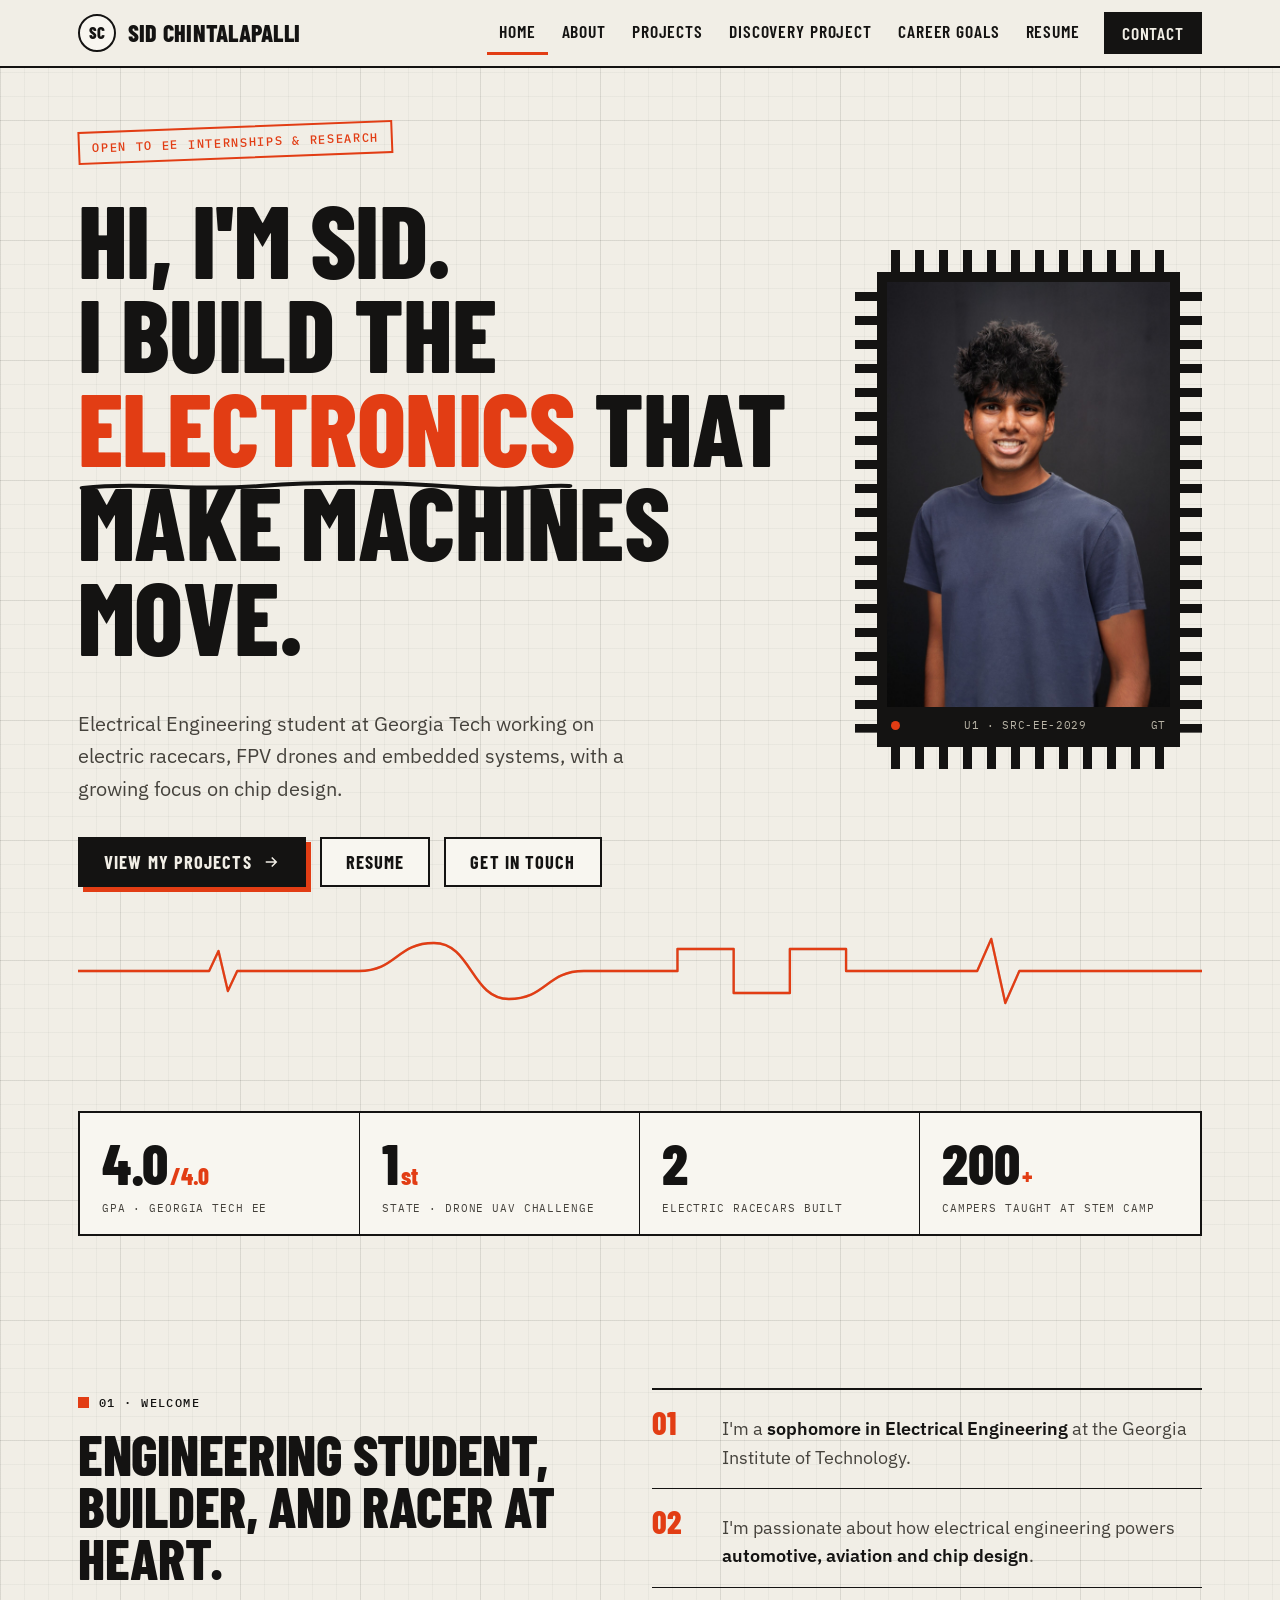
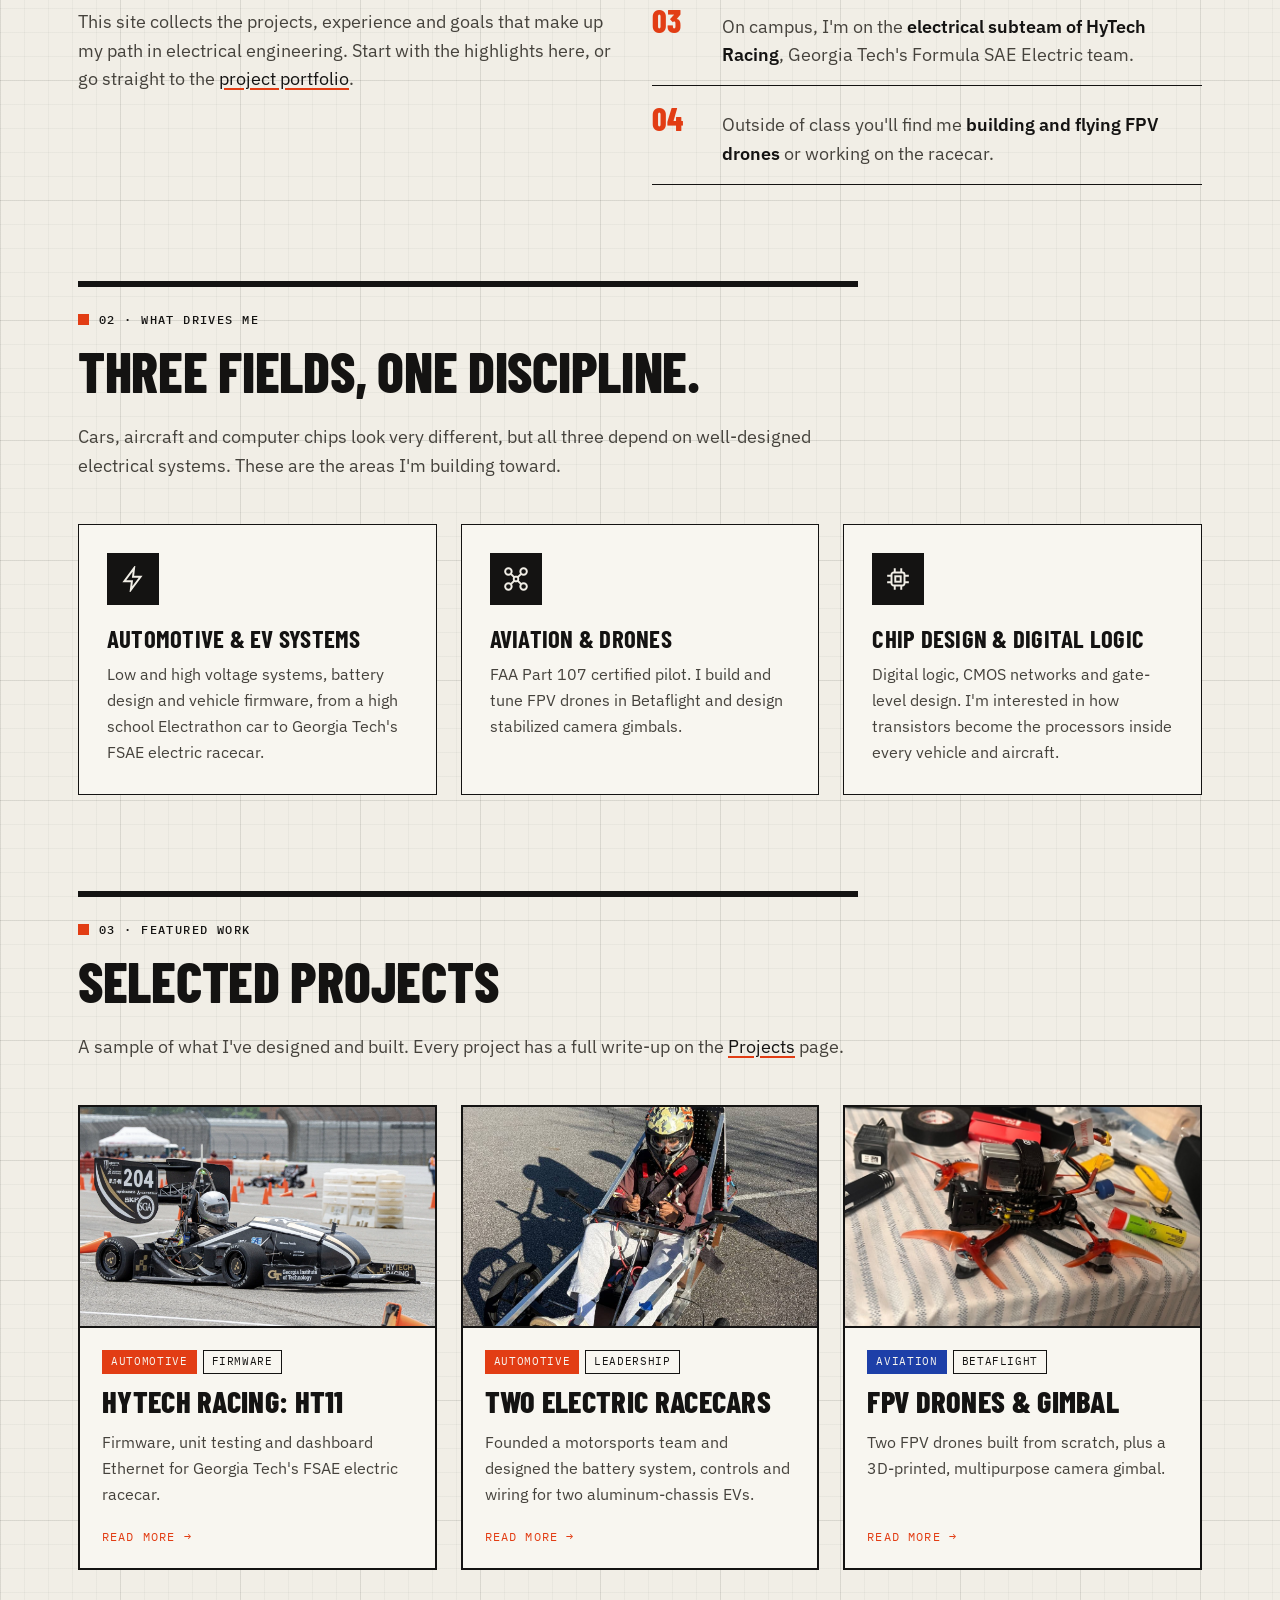
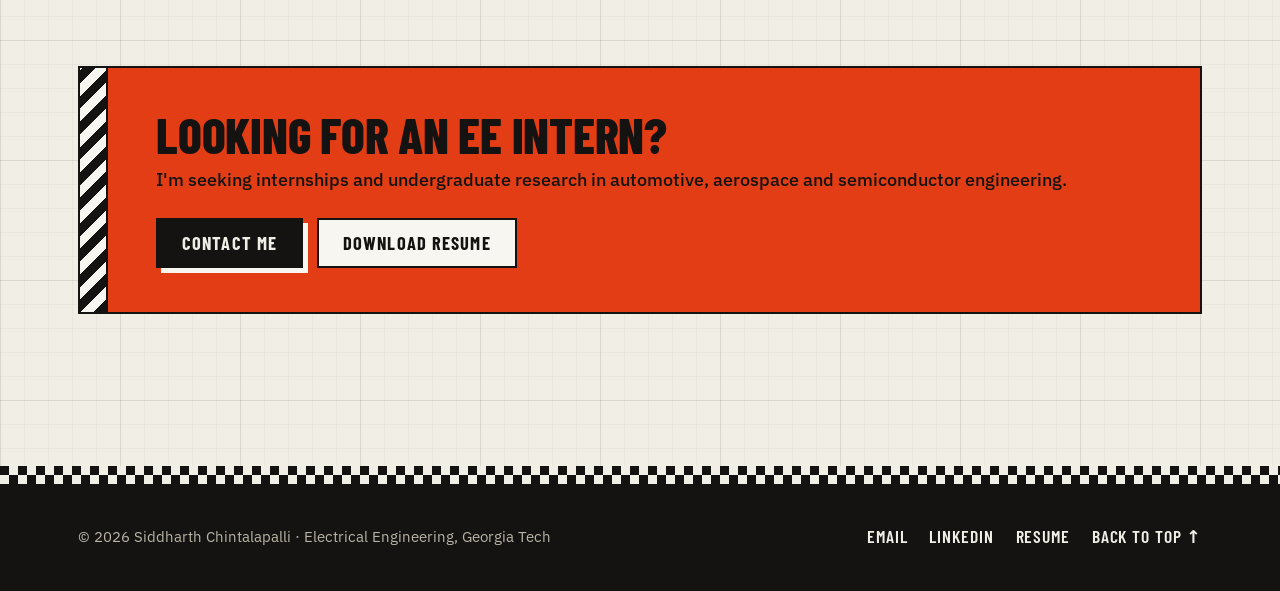
<file: index.html>
<!doctype html>
<html lang="en" class="no-js">
<head>
  <meta charset="utf-8">
  <meta name="viewport" content="width=device-width, initial-scale=1">
  <title>Sid Chintalapalli | Electrical Engineering</title>
  <meta name="description" content="Portfolio of Siddharth (Sid) Chintalapalli, Electrical Engineering student at Georgia Tech: electric racecars, FPV drones, embedded systems and chip design.">
  <link rel="icon" href="data:image/svg+xml,%3Csvg xmlns='http://www.w3.org/2000/svg' viewBox='0 0 32 32'%3E%3Crect width='32' height='32' rx='7' fill='%23e23d14'/%3E%3Ctext x='16' y='21' font-family='monospace' font-size='13' font-weight='700' text-anchor='middle' fill='%23f8f6f0'%3ESC%3C/text%3E%3C/svg%3E">
  <link rel="preconnect" href="https://fonts.googleapis.com">
  <link rel="preconnect" href="https://fonts.gstatic.com" crossorigin>
  <link href="https://fonts.googleapis.com/css2?family=Barlow+Condensed:wght@600;700;800&family=IBM+Plex+Mono:wght@400;500&family=IBM+Plex+Sans:wght@400;500;600&display=swap" rel="stylesheet">
  <link rel="stylesheet" href="assets/css/style.css?v=5">
  <script src="assets/js/site.js?v=5" defer></script>
</head>
<body id="top">
  <a class="skip-link" href="#main">Skip to content</a>
  <header id="site-header"></header>

  <main id="main">
    <!-- ===== HERO ===== -->
    <section class="hero">
      <div class="container">
        <div class="hero-grid">
          <div>
            <div class="status-pill"><span class="status-dot"></span>Open to EE internships &amp; research</div>
            <h1>Hi, I'm Sid.<br>I build the <span class="accent">electronics</span> that make machines move.</h1>
            <p class="hero-sub">Electrical Engineering student at Georgia Tech working on electric racecars, FPV drones and embedded systems, with a growing focus on chip design.</p>
            <div class="btn-row">
              <a class="btn btn-primary" href="projects.html">View my projects
                <svg viewBox="0 0 24 24" fill="none" stroke="currentColor" stroke-width="2" aria-hidden="true"><path d="M5 12h14M13 6l6 6-6 6"/></svg></a>
              <a class="btn btn-ghost" href="resume.html">Resume</a>
              <a class="btn btn-ghost" href="contact.html">Get in touch</a>
            </div>
          </div>
          <div class="chip-frame" aria-hidden="false">
            <div class="chip-body">
              <figure class="media" style="margin:0;aspect-ratio:2/3">
                <img src="assets/img/portrait.jpg" alt="Portrait of Sid Chintalapalli">
              </figure>
              <div class="chip-label"><span class="pin1"></span><span>U1 · SRC-EE-2029</span><span>GT</span></div>
            </div>
          </div>
        </div>

        <svg class="trace" viewBox="0 0 1200 80" preserveAspectRatio="none" aria-hidden="true">
          <path class="ghost" d="M0 40 H120 L140 40 L150 20 L160 60 L170 40 H300 C340 40 340 12 380 12 S420 68 460 68 S500 40 540 40 H640 V18 H700 V62 H760 V18 H820 V40 H960 L975 8 L990 72 L1005 40 H1200"/>
          <path d="M0 40 H120 L140 40 L150 20 L160 60 L170 40 H300 C340 40 340 12 380 12 S420 68 460 68 S500 40 540 40 H640 V18 H700 V62 H760 V18 H820 V40 H960 L975 8 L990 72 L1005 40 H1200"/>
        </svg>
      </div>
    </section>

    <!-- ===== TELEMETRY ===== -->
    <section class="section-tight" aria-label="Highlights">
      <div class="container">
        <div class="telemetry reveal">
          <div><div class="val">4.0<small>/4.0</small></div><div class="lbl">GPA · Georgia Tech EE</div></div>
          <div><div class="val">1<small>st</small></div><div class="lbl">State · Drone UAV Challenge</div></div>
          <div><div class="val">2</div><div class="lbl">Electric racecars built</div></div>
          <div><div class="val">200<small>+</small></div><div class="lbl">Campers taught at STEM camp</div></div>
        </div>
      </div>
    </section>

    <!-- ===== WELCOME ===== -->
    <section class="section" aria-labelledby="welcome-h">
      <div class="container grid-2" style="align-items:start">
        <div class="reveal">
          <div class="eyebrow">01 · Welcome</div>
          <h2 id="welcome-h">Engineering student, builder, and racer at heart.</h2>
          <p class="muted">This site collects the projects, experience and goals that make up my path in electrical engineering. Start with the highlights here, or go straight to the <a href="projects.html">project portfolio</a>.</p>
        </div>
        <ul class="welcome-list reveal">
          <li><span class="idx">01</span><span>I'm a <strong>sophomore in Electrical Engineering</strong> at the Georgia Institute of Technology.</span></li>
          <li><span class="idx">02</span><span>I'm passionate about how electrical engineering powers <strong>automotive, aviation and chip design</strong>.</span></li>
          <li><span class="idx">03</span><span>On campus, I'm on the <strong>electrical subteam of HyTech Racing</strong>, Georgia Tech's Formula SAE Electric team.</span></li>
          <li><span class="idx">04</span><span>Outside of class you'll find me <strong>building and flying FPV drones</strong> or working on the racecar.</span></li>
        </ul>
      </div>
    </section>

    <!-- ===== FOCUS AREAS ===== -->
    <section class="section" style="padding-top:0" aria-labelledby="focus-h">
      <div class="container">
        <div class="section-head reveal">
          <div class="eyebrow">02 · What drives me</div>
          <h2 id="focus-h">Three fields, one discipline.</h2>
          <p>Cars, aircraft and computer chips look very different, but all three depend on well-designed electrical systems. These are the areas I'm building toward.</p>
        </div>
        <div class="grid-3">
          <article class="card focus-card reveal">
            <div class="focus-icon"><svg viewBox="0 0 24 24" fill="none" stroke="currentColor" stroke-width="1.8" aria-hidden="true"><path d="M13 2 4 14h7l-1 8 9-12h-7l1-8z"/></svg></div>
            <h3>Automotive &amp; EV systems</h3>
            <p>Low and high voltage systems, battery design and vehicle firmware, from a high school Electrathon car to Georgia Tech's FSAE electric racecar.</p>
          </article>
          <article class="card focus-card reveal">
            <div class="focus-icon"><svg viewBox="0 0 24 24" fill="none" stroke="currentColor" stroke-width="1.8" aria-hidden="true"><circle cx="5" cy="5" r="3"/><circle cx="19" cy="5" r="3"/><circle cx="5" cy="19" r="3"/><circle cx="19" cy="19" r="3"/><path d="M7.5 7.5l3 3m3 3 3 3m0-9-3 3m-3 3-3 3"/><rect x="10" y="10" width="4" height="4" rx="1"/></svg></div>
            <h3>Aviation &amp; drones</h3>
            <p>FAA Part 107 certified pilot. I build and tune FPV drones in Betaflight and design stabilized camera gimbals.</p>
          </article>
          <article class="card focus-card reveal">
            <div class="focus-icon"><svg viewBox="0 0 24 24" fill="none" stroke="currentColor" stroke-width="1.8" aria-hidden="true"><rect x="6" y="6" width="12" height="12" rx="2"/><rect x="9.5" y="9.5" width="5" height="5"/><path d="M9 2v4m6-4v4M9 18v4m6-4v4M2 9h4m-4 6h4m12-6h4m-4 6h4"/></svg></div>
            <h3>Chip design &amp; digital logic</h3>
            <p>Digital logic, CMOS networks and gate-level design. I'm interested in how transistors become the processors inside every vehicle and aircraft.</p>
          </article>
        </div>
      </div>
    </section>

    <!-- ===== FEATURED PROJECTS ===== -->
    <section class="section" style="padding-top:0" aria-labelledby="feat-h">
      <div class="container">
        <div class="section-head reveal">
          <div class="eyebrow">03 · Featured work</div>
          <h2 id="feat-h">Selected projects</h2>
          <p>A sample of what I've designed and built. Every project has a full write-up on the <a href="projects.html">Projects</a> page.</p>
        </div>
        <div class="grid-3">
          <a class="proj-card reveal" href="projects.html#hytech">
            <figure class="media" style="margin:0"><img src="assets/img/hytech.webp" alt="HyTech Racing electric racecar on track at competition"></figure>
            <div class="body">
              <div class="chips"><span class="chip gold">Automotive</span><span class="chip">Firmware</span></div>
              <h3>HyTech Racing: HT11</h3>
              <p>Firmware, unit testing and dashboard Ethernet for Georgia Tech's FSAE electric racecar.</p>
              <span class="more">Read more →</span>
            </div>
          </a>
          <a class="proj-card reveal" href="projects.html#motorsports">
            <figure class="media" style="margin:0"><img src="assets/img/ia-racecar.jpg" alt="Driver test of an Innovation Academy Motorsports electric racecar" style="object-position:50% 42%"></figure>
            <div class="body">
              <div class="chips"><span class="chip gold">Automotive</span><span class="chip">Leadership</span></div>
              <h3>Two electric racecars</h3>
              <p>Founded a motorsports team and designed the battery system, controls and wiring for two aluminum-chassis EVs.</p>
              <span class="more">Read more →</span>
            </div>
          </a>
          <a class="proj-card reveal" href="projects.html#drones">
            <figure class="media" style="margin:0"><img src="assets/img/fpv-drone.jpg" alt="Custom-built FPV drone on the workbench" style="object-position:50% 47%"></figure>
            <div class="body">
              <div class="chips"><span class="chip cyan">Aviation</span><span class="chip">Betaflight</span></div>
              <h3>FPV drones &amp; gimbal</h3>
              <p>Two FPV drones built from scratch, plus a 3D-printed, multipurpose camera gimbal.</p>
              <span class="more">Read more →</span>
            </div>
          </a>
        </div>
      </div>
    </section>

    <!-- ===== CTA ===== -->
    <section class="section" style="padding-top:0">
      <div class="container">
        <div class="cta-band reveal">
          <div>
            <h2>Looking for an EE intern?</h2>
            <p>I'm seeking internships and undergraduate research in automotive, aerospace and semiconductor engineering.</p>
          </div>
          <div class="btn-row">
            <a class="btn btn-primary" href="contact.html">Contact me</a>
            <a class="btn btn-ghost" href="assets/Siddharth-Chintalapalli-Resume.pdf" download>Download resume</a>
          </div>
        </div>
      </div>
    </section>
  </main>

  <footer id="site-footer"></footer>
</body>
</html>
</file>
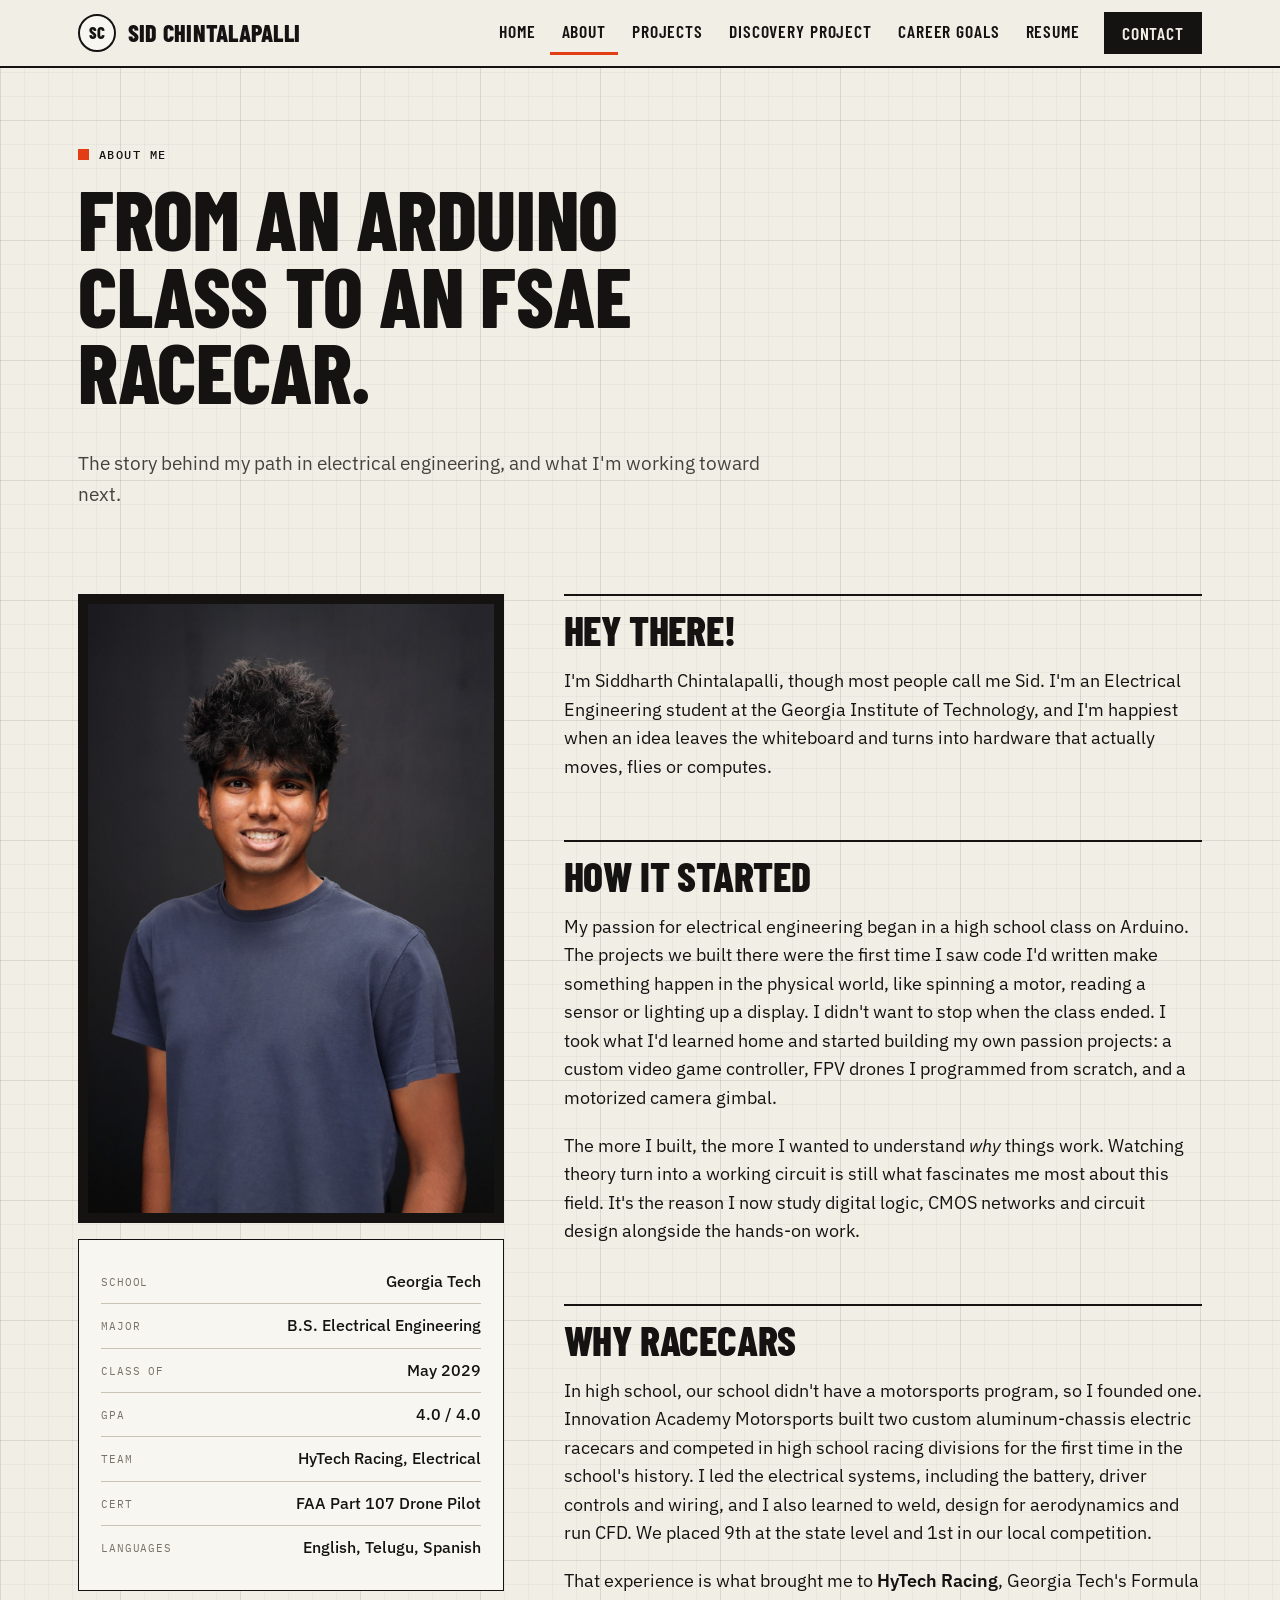
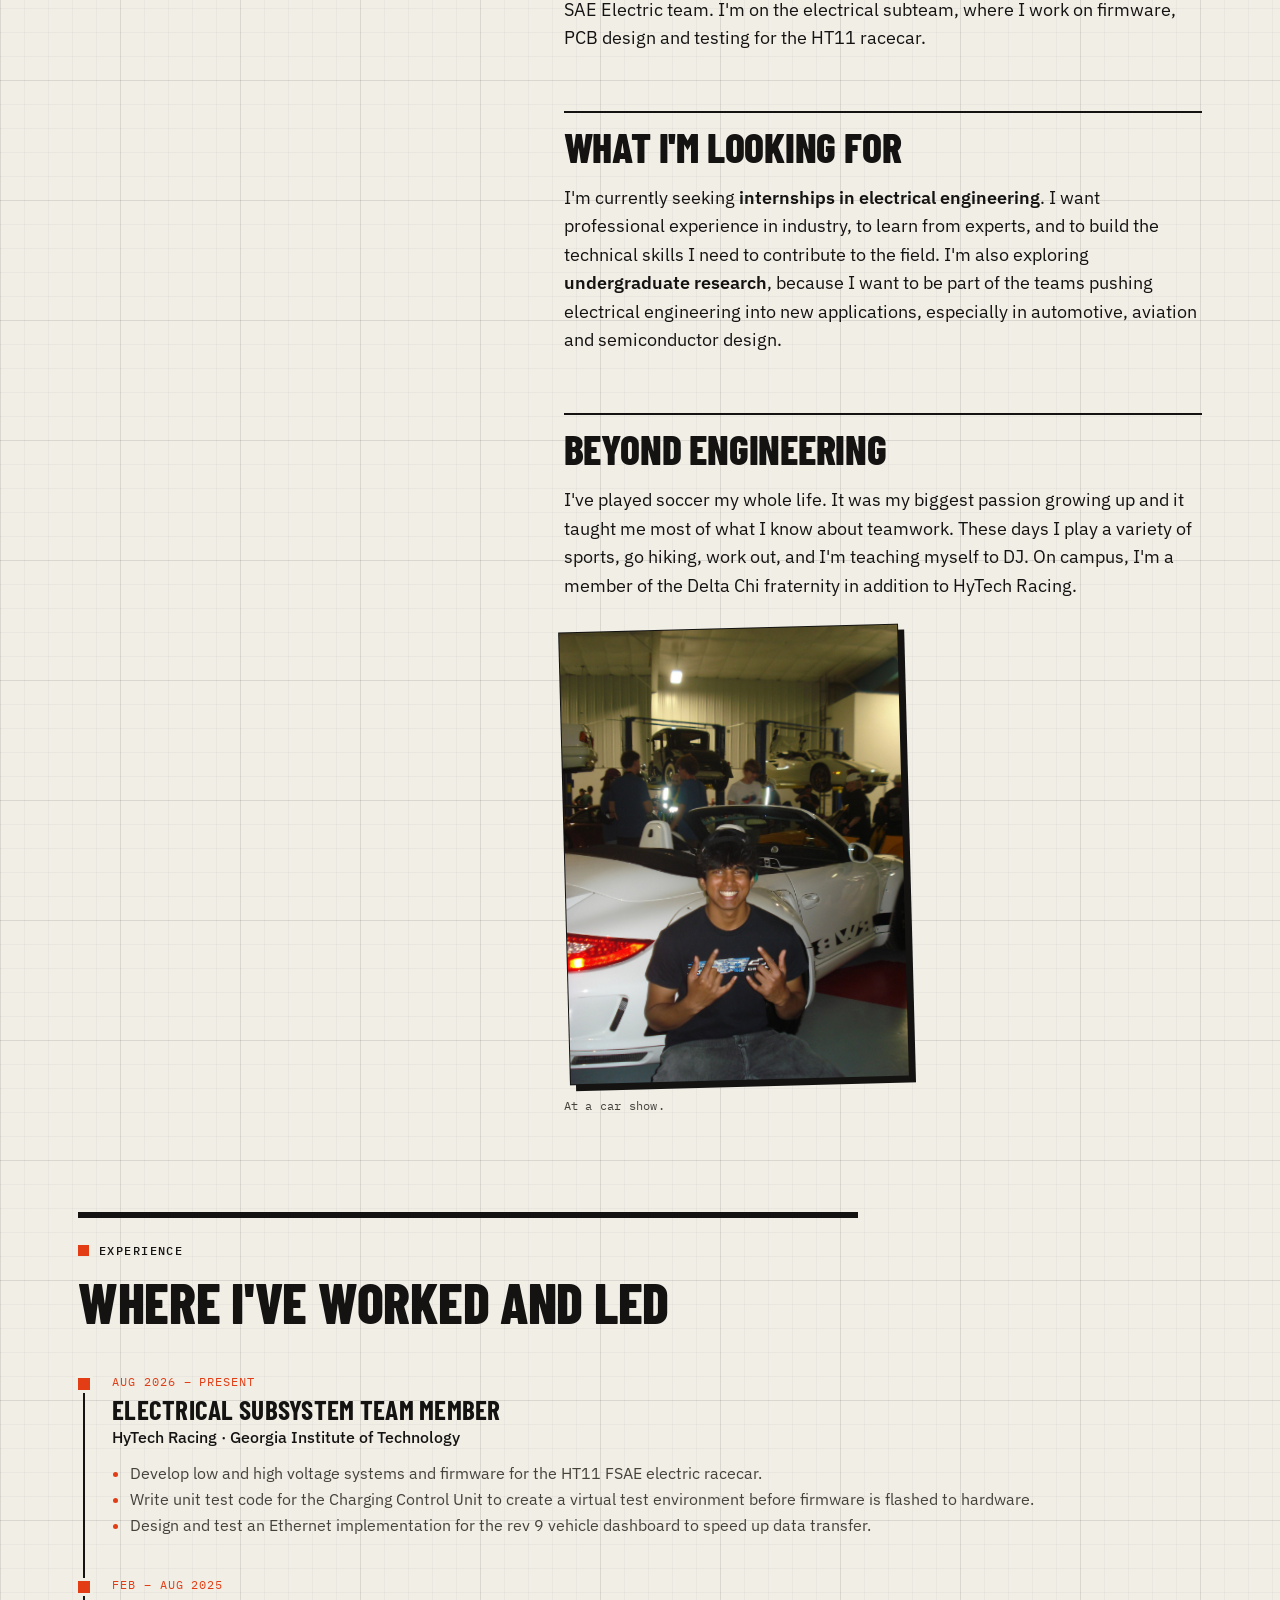
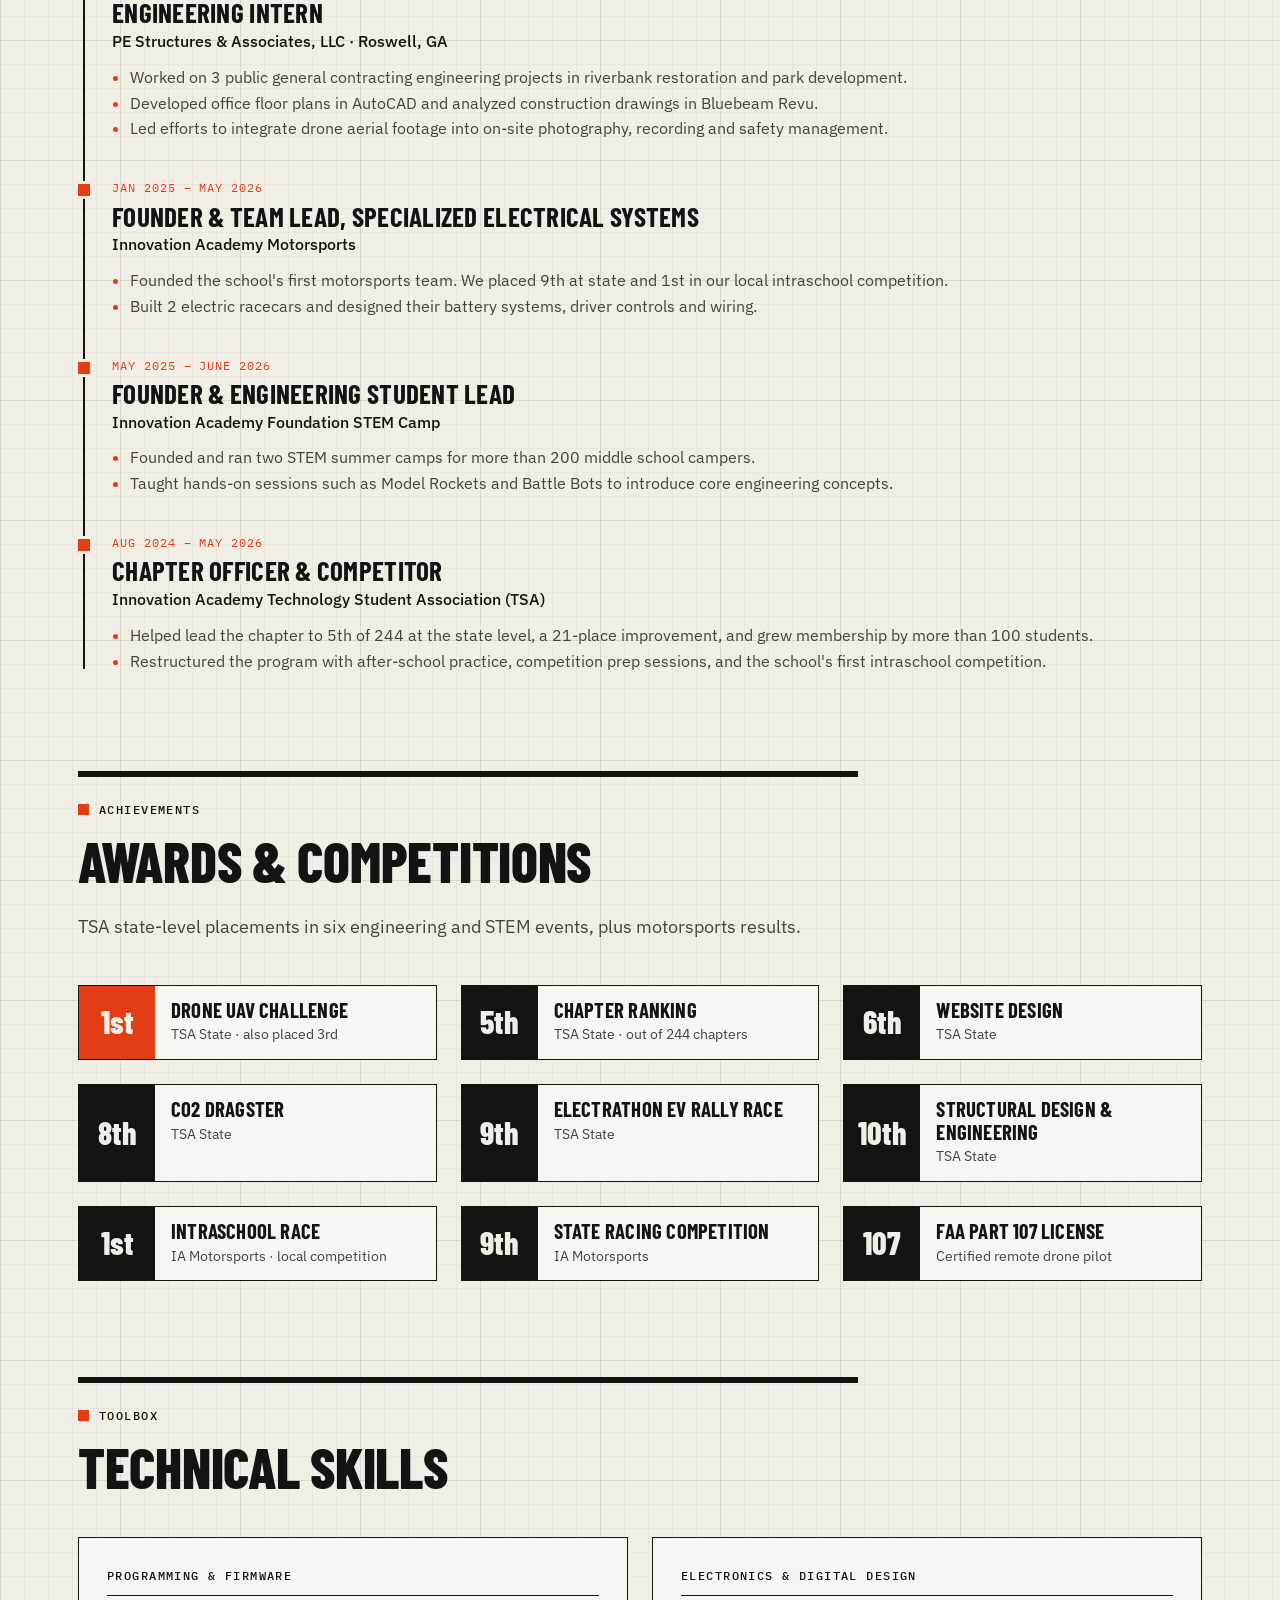
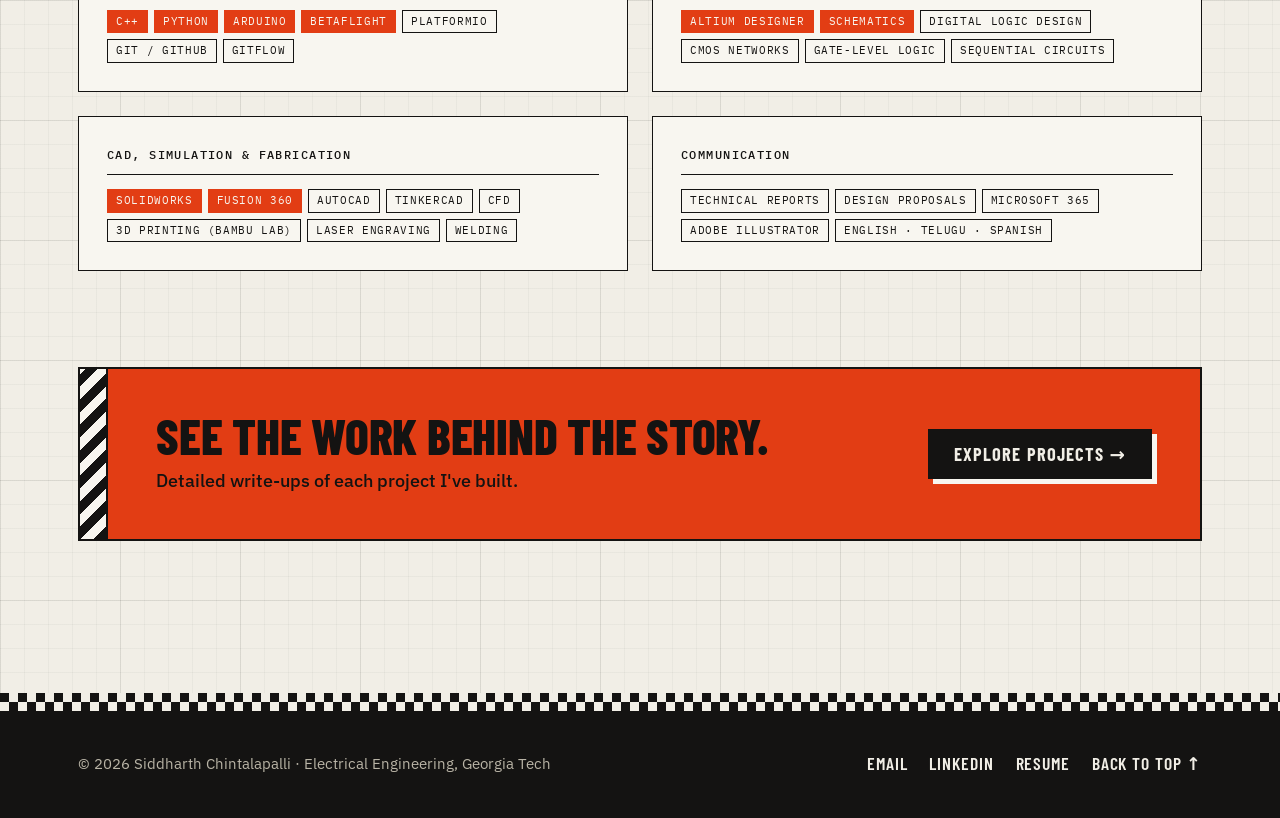
<file: about.html>
<!doctype html>
<html lang="en" class="no-js">
<head>
  <meta charset="utf-8">
  <meta name="viewport" content="width=device-width, initial-scale=1">
  <title>About | Sid Chintalapalli</title>
  <meta name="description" content="About Sid Chintalapalli: story, experience, leadership, awards and skills.">
  <link rel="icon" href="data:image/svg+xml,%3Csvg xmlns='http://www.w3.org/2000/svg' viewBox='0 0 32 32'%3E%3Crect width='32' height='32' rx='7' fill='%23e23d14'/%3E%3Ctext x='16' y='21' font-family='monospace' font-size='13' font-weight='700' text-anchor='middle' fill='%23f8f6f0'%3ESC%3C/text%3E%3C/svg%3E">
  <link rel="preconnect" href="https://fonts.googleapis.com">
  <link rel="preconnect" href="https://fonts.gstatic.com" crossorigin>
  <link href="https://fonts.googleapis.com/css2?family=Barlow+Condensed:wght@600;700;800&family=IBM+Plex+Mono:wght@400;500&family=IBM+Plex+Sans:wght@400;500;600&display=swap" rel="stylesheet">
  <link rel="stylesheet" href="assets/css/style.css?v=5">
  <script src="assets/js/site.js?v=5" defer></script>
</head>
<body id="top">
  <a class="skip-link" href="#main">Skip to content</a>
  <header id="site-header"></header>

  <main id="main">
    <section class="page-hero">
      <div class="container">
        <div class="eyebrow">About me</div>
        <h1>From an Arduino class to an FSAE racecar.</h1>
        <p>The story behind my path in electrical engineering, and what I'm working toward next.</p>
      </div>
    </section>

    <section class="section" style="padding-top:24px">
      <div class="container about-grid">
        <aside class="about-side">
          <div class="chip-body">
            <figure class="media" style="margin:0;aspect-ratio:2/3">
              <img src="assets/img/portrait.jpg" alt="Portrait of Sid Chintalapalli">
            </figure>
          </div>
          <div class="card" style="padding:20px 22px">
            <ul class="fact-list">
              <li><span class="k">SCHOOL</span><span class="v">Georgia Tech</span></li>
              <li><span class="k">MAJOR</span><span class="v">B.S. Electrical Engineering</span></li>
              <li><span class="k">CLASS OF</span><span class="v">May 2029</span></li>
              <li><span class="k">GPA</span><span class="v">4.0 / 4.0</span></li>
              <li><span class="k">TEAM</span><span class="v">HyTech Racing, Electrical</span></li>
              <li><span class="k">CERT</span><span class="v">FAA Part 107 Drone Pilot</span></li>
              <li><span class="k">LANGUAGES</span><span class="v">English, Telugu, Spanish</span></li>
            </ul>
          </div>
        </aside>

        <div class="prose">
          <h2>Hey there!</h2>
          <p>I'm Siddharth Chintalapalli, though most people call me Sid. I'm an Electrical Engineering student at the Georgia Institute of Technology, and I'm happiest when an idea leaves the whiteboard and turns into hardware that actually moves, flies or computes.</p>

          <h2>How it started</h2>
          <p>My passion for electrical engineering began in a high school class on Arduino. The projects we built there were the first time I saw code I'd written make something happen in the physical world, like spinning a motor, reading a sensor or lighting up a display. I didn't want to stop when the class ended. I took what I'd learned home and started building my own passion projects: a custom video game controller, FPV drones I programmed from scratch, and a motorized camera gimbal.</p>
          <p>The more I built, the more I wanted to understand <em>why</em> things work. Watching theory turn into a working circuit is still what fascinates me most about this field. It's the reason I now study digital logic, CMOS networks and circuit design alongside the hands-on work.</p>

          <h2>Why racecars</h2>
          <p>In high school, our school didn't have a motorsports program, so I founded one. Innovation Academy Motorsports built two custom aluminum-chassis electric racecars and competed in high school racing divisions for the first time in the school's history. I led the electrical systems, including the battery, driver controls and wiring, and I also learned to weld, design for aerodynamics and run CFD. We placed 9th at the state level and 1st in our local competition.</p>
          <p>That experience is what brought me to <strong>HyTech Racing</strong>, Georgia Tech's Formula SAE Electric team. I'm on the electrical subteam, where I work on firmware, PCB design and testing for the HT11 racecar.</p>

          <h2>What I'm looking for</h2>
          <p>I'm currently seeking <strong>internships in electrical engineering</strong>. I want professional experience in industry, to learn from experts, and to build the technical skills I need to contribute to the field. I'm also exploring <strong>undergraduate research</strong>, because I want to be part of the teams pushing electrical engineering into new applications, especially in automotive, aviation and semiconductor design.</p>

          <h2>Beyond engineering</h2>
          <p>I've played soccer my whole life. It was my biggest passion growing up and it taught me most of what I know about teamwork. These days I play a variety of sports, go hiking, work out, and I'm teaching myself to DJ. On campus, I'm a member of the Delta Chi fraternity in addition to HyTech Racing.</p>
          <figure style="margin:28px 0 0;max-width:340px">
            <div class="media" style="aspect-ratio:3/4"><img src="assets/img/car-show.jpg" alt="Sid Chintalapalli smiling in front of a white sports car at a car show"></div>
            <figcaption class="caption">At a car show.</figcaption>
          </figure>
        </div>
      </div>
    </section>

    <!-- ===== EXPERIENCE ===== -->
    <section class="section" style="padding-top:0" aria-labelledby="exp-h">
      <div class="container">
        <div class="section-head reveal">
          <div class="eyebrow">Experience</div>
          <h2 id="exp-h">Where I've worked and led</h2>
        </div>
        <div class="timeline reveal">
          <div class="tl-item">
            <div class="tl-date">AUG 2026 – PRESENT</div>
            <h3>Electrical Subsystem Team Member</h3>
            <div class="tl-org">HyTech Racing · Georgia Institute of Technology</div>
            <ul>
              <li>Develop low and high voltage systems and firmware for the HT11 FSAE electric racecar.</li>
              <li>Write unit test code for the Charging Control Unit to create a virtual test environment before firmware is flashed to hardware.</li>
              <li>Design and test an Ethernet implementation for the rev 9 vehicle dashboard to speed up data transfer.</li>
            </ul>
          </div>
          <div class="tl-item">
            <div class="tl-date">FEB – AUG 2025</div>
            <h3>Engineering Intern</h3>
            <div class="tl-org">PE Structures &amp; Associates, LLC · Roswell, GA</div>
            <ul>
              <li>Worked on 3 public general contracting engineering projects in riverbank restoration and park development.</li>
              <li>Developed office floor plans in AutoCAD and analyzed construction drawings in Bluebeam Revu.</li>
              <li>Led efforts to integrate drone aerial footage into on-site photography, recording and safety management.</li>
            </ul>
          </div>
          <div class="tl-item">
            <div class="tl-date">JAN 2025 – MAY 2026</div>
            <h3>Founder &amp; Team Lead, Specialized Electrical Systems</h3>
            <div class="tl-org">Innovation Academy Motorsports</div>
            <ul>
              <li>Founded the school's first motorsports team. We placed 9th at state and 1st in our local intraschool competition.</li>
              <li>Built 2 electric racecars and designed their battery systems, driver controls and wiring.</li>
            </ul>
          </div>
          <div class="tl-item">
            <div class="tl-date">MAY 2025 – JUNE 2026</div>
            <h3>Founder &amp; Engineering Student Lead</h3>
            <div class="tl-org">Innovation Academy Foundation STEM Camp</div>
            <ul>
              <li>Founded and ran two STEM summer camps for more than 200 middle school campers.</li>
              <li>Taught hands-on sessions such as Model Rockets and Battle Bots to introduce core engineering concepts.</li>
            </ul>
          </div>
          <div class="tl-item">
            <div class="tl-date">AUG 2024 – MAY 2026</div>
            <h3>Chapter Officer &amp; Competitor</h3>
            <div class="tl-org">Innovation Academy Technology Student Association (TSA)</div>
            <ul>
              <li>Helped lead the chapter to 5th of 244 at the state level, a 21-place improvement, and grew membership by more than 100 students.</li>
              <li>Restructured the program with after-school practice, competition prep sessions, and the school's first intraschool competition.</li>
            </ul>
          </div>
        </div>
      </div>
    </section>

    <!-- ===== AWARDS ===== -->
    <section class="section" style="padding-top:0" aria-labelledby="awards-h">
      <div class="container">
        <div class="section-head reveal">
          <div class="eyebrow">Achievements</div>
          <h2 id="awards-h">Awards &amp; competitions</h2>
          <p>TSA state-level placements in six engineering and STEM events, plus motorsports results.</p>
        </div>
        <div class="grid-3 reveal">
          <div class="award"><div class="place">1st</div><div><div class="t">Drone UAV Challenge</div><div class="s">TSA State · also placed 3rd</div></div></div>
          <div class="award"><div class="place">5th</div><div><div class="t">Chapter ranking</div><div class="s">TSA State · out of 244 chapters</div></div></div>
          <div class="award"><div class="place">6th</div><div><div class="t">Website Design</div><div class="s">TSA State</div></div></div>
          <div class="award"><div class="place">8th</div><div><div class="t">CO2 Dragster</div><div class="s">TSA State</div></div></div>
          <div class="award"><div class="place">9th</div><div><div class="t">Electrathon EV Rally Race</div><div class="s">TSA State</div></div></div>
          <div class="award"><div class="place">10th</div><div><div class="t">Structural Design &amp; Engineering</div><div class="s">TSA State</div></div></div>
          <div class="award"><div class="place">1st</div><div><div class="t">Intraschool Race</div><div class="s">IA Motorsports · local competition</div></div></div>
          <div class="award"><div class="place">9th</div><div><div class="t">State Racing Competition</div><div class="s">IA Motorsports</div></div></div>
          <div class="award"><div class="place">107</div><div><div class="t">FAA Part 107 License</div><div class="s">Certified remote drone pilot</div></div></div>
        </div>
      </div>
    </section>

    <!-- ===== SKILLS ===== -->
    <section class="section" style="padding-top:0" aria-labelledby="skills-h">
      <div class="container">
        <div class="section-head reveal">
          <div class="eyebrow">Toolbox</div>
          <h2 id="skills-h">Technical skills</h2>
        </div>
        <div class="grid-2 reveal">
          <div class="card skill-group">
            <h4>Programming &amp; firmware</h4>
            <div class="chips"><span class="chip gold">C++</span><span class="chip gold">Python</span><span class="chip gold">Arduino</span><span class="chip gold">Betaflight</span><span class="chip">PlatformIO</span><span class="chip">Git / GitHub</span><span class="chip">GitFlow</span></div>
          </div>
          <div class="card skill-group">
            <h4>Electronics &amp; digital design</h4>
            <div class="chips"><span class="chip gold">Altium Designer</span><span class="chip gold">Schematics</span><span class="chip">Digital Logic Design</span><span class="chip">CMOS Networks</span><span class="chip">Gate-Level Logic</span><span class="chip">Sequential Circuits</span></div>
          </div>
          <div class="card skill-group">
            <h4>CAD, simulation &amp; fabrication</h4>
            <div class="chips"><span class="chip gold">SolidWorks</span><span class="chip gold">Fusion 360</span><span class="chip">AutoCAD</span><span class="chip">TinkerCAD</span><span class="chip">CFD</span><span class="chip">3D Printing (Bambu Lab)</span><span class="chip">Laser Engraving</span><span class="chip">Welding</span></div>
          </div>
          <div class="card skill-group">
            <h4>Communication</h4>
            <div class="chips"><span class="chip">Technical Reports</span><span class="chip">Design Proposals</span><span class="chip">Microsoft 365</span><span class="chip">Adobe Illustrator</span><span class="chip">English · Telugu · Spanish</span></div>
          </div>
        </div>
      </div>
    </section>

    <section class="section" style="padding-top:0">
      <div class="container">
        <div class="cta-band reveal">
          <div><h2>See the work behind the story.</h2><p>Detailed write-ups of each project I've built.</p></div>
          <a class="btn btn-primary" href="projects.html">Explore projects →</a>
        </div>
      </div>
    </section>
  </main>

  <footer id="site-footer"></footer>
</body>
</html>
</file>
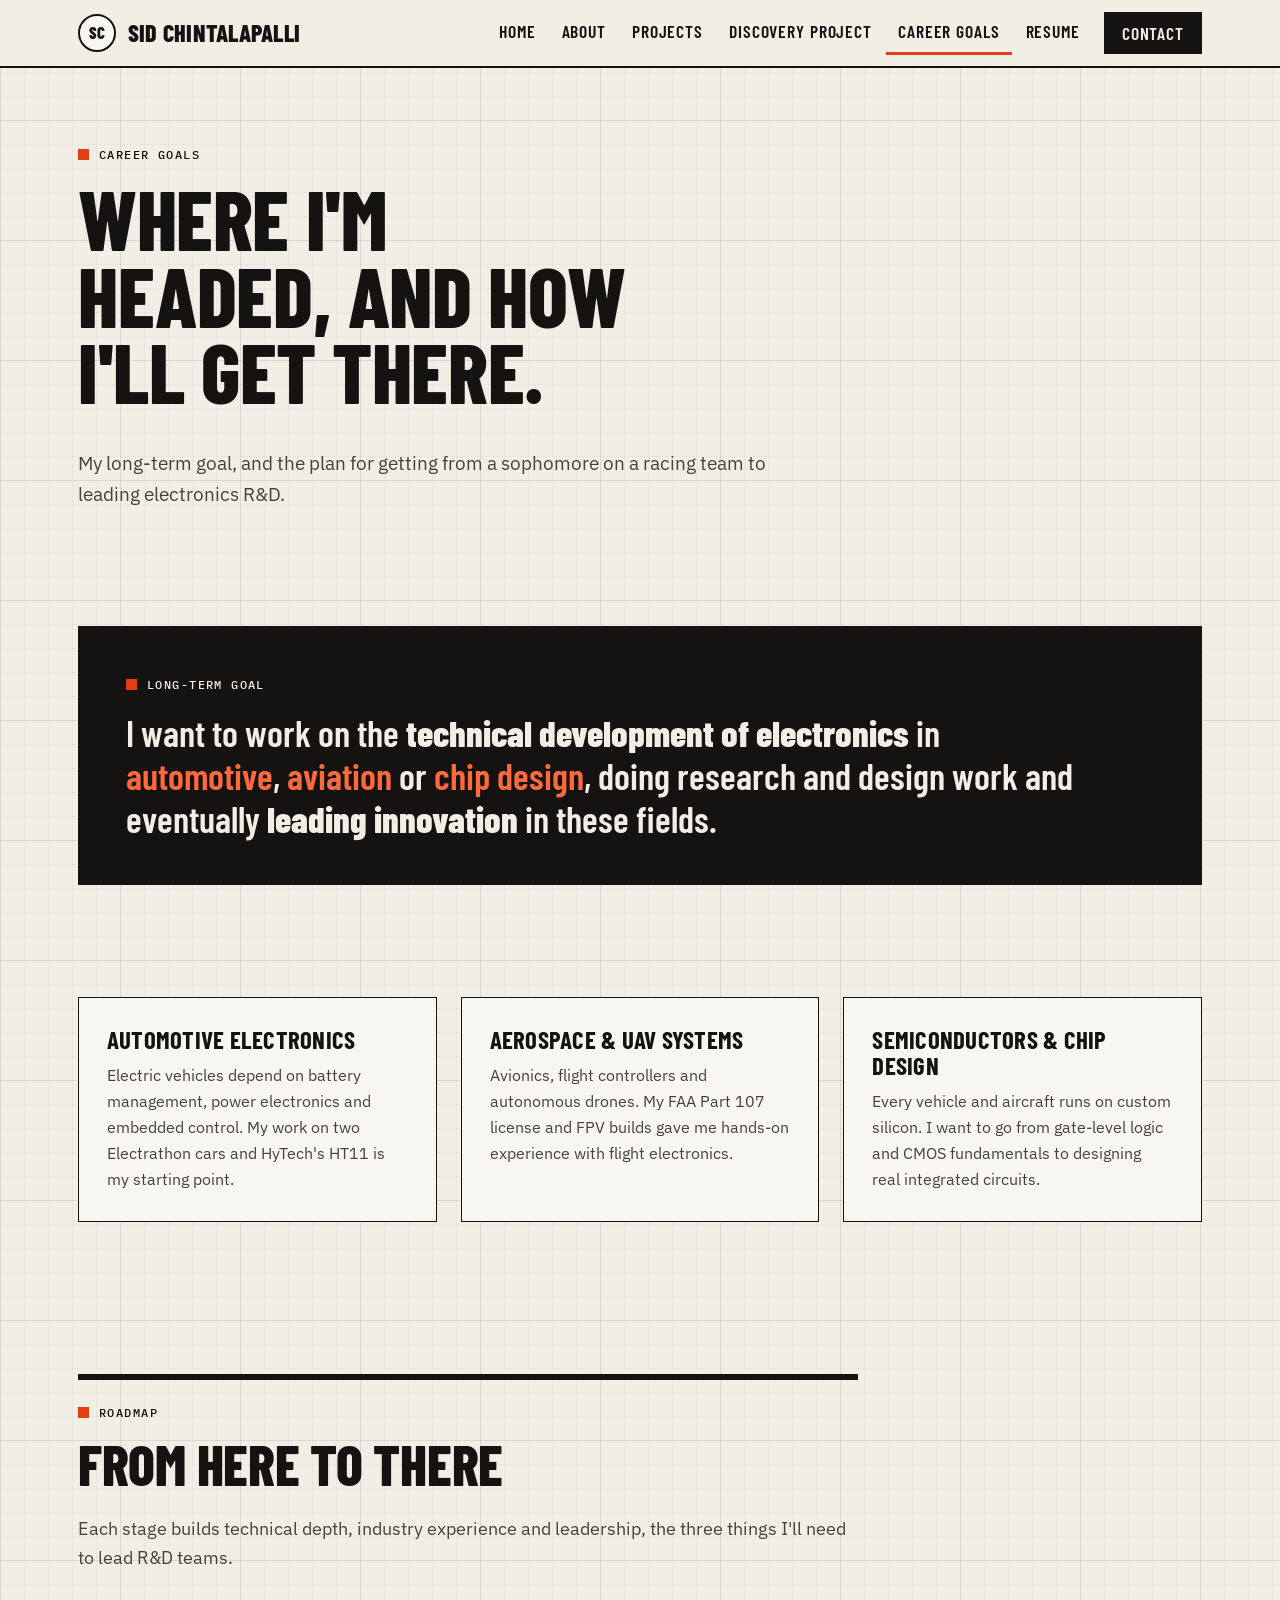
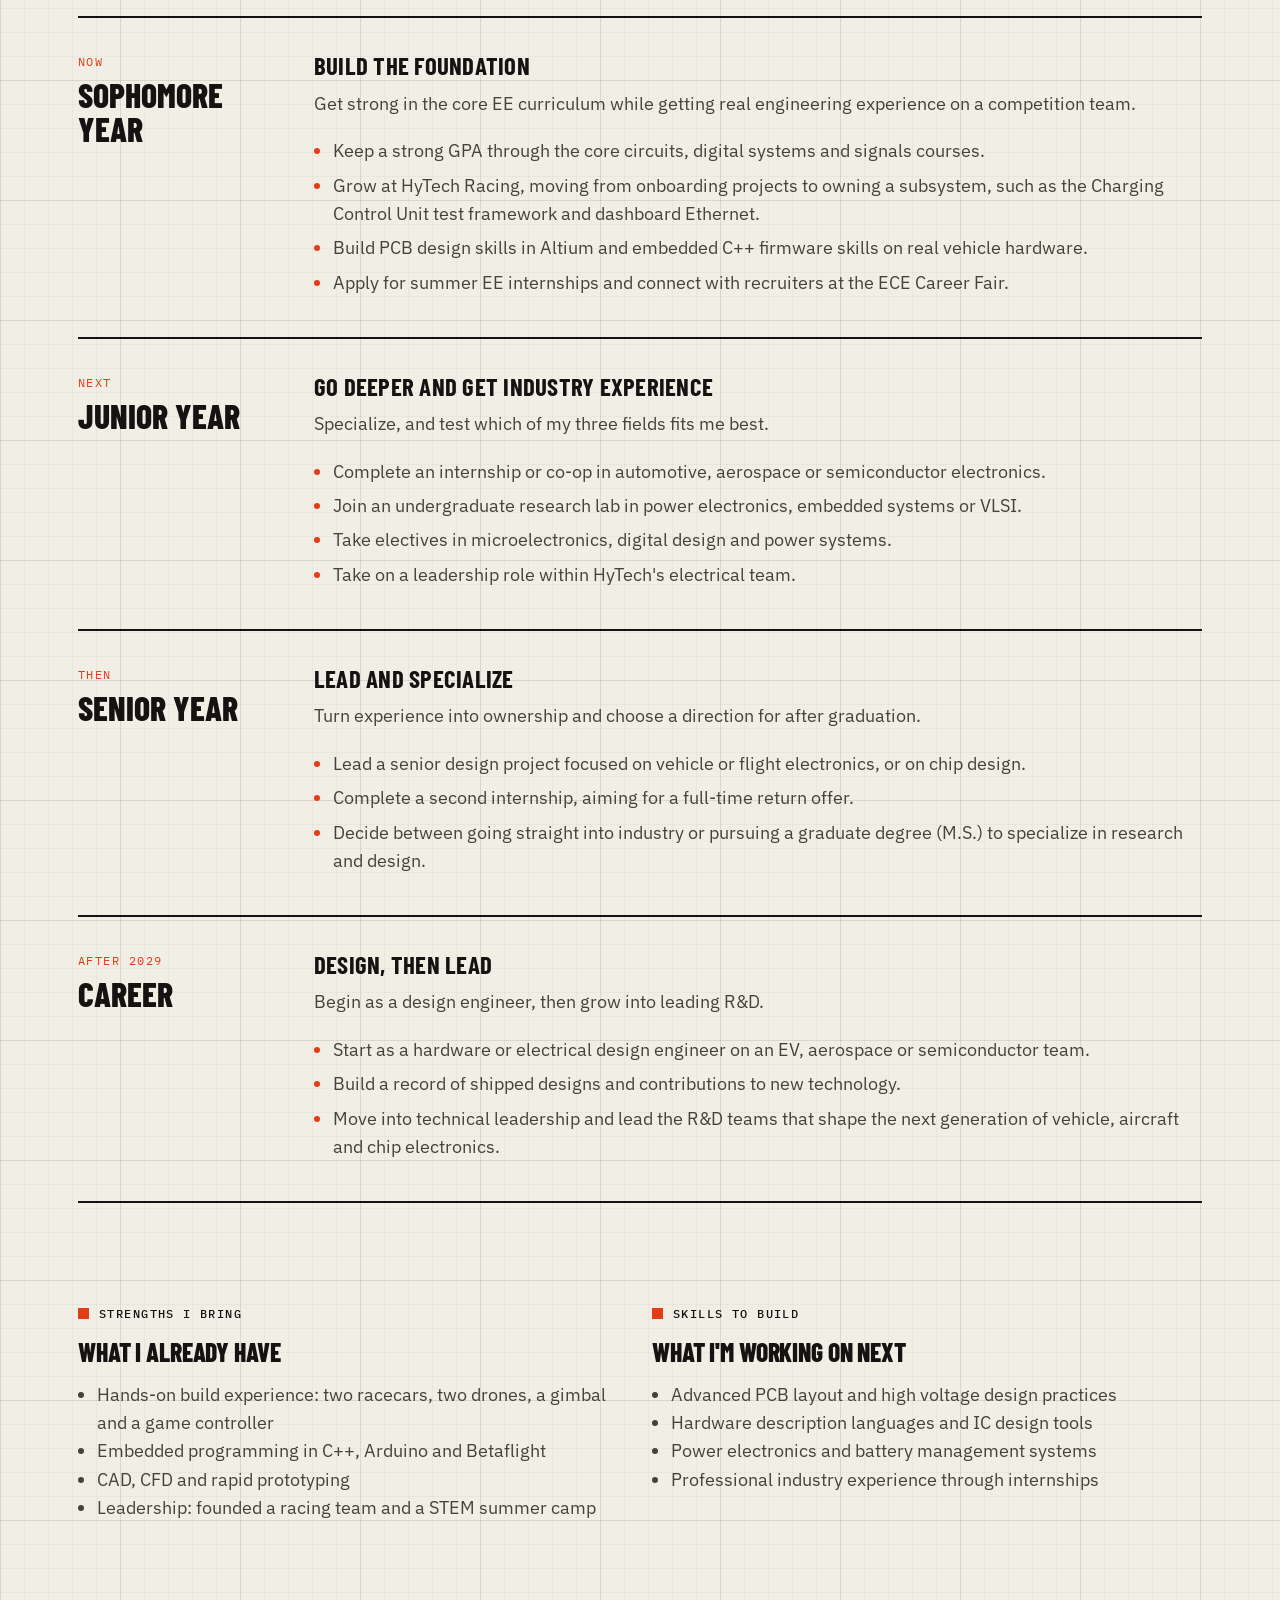
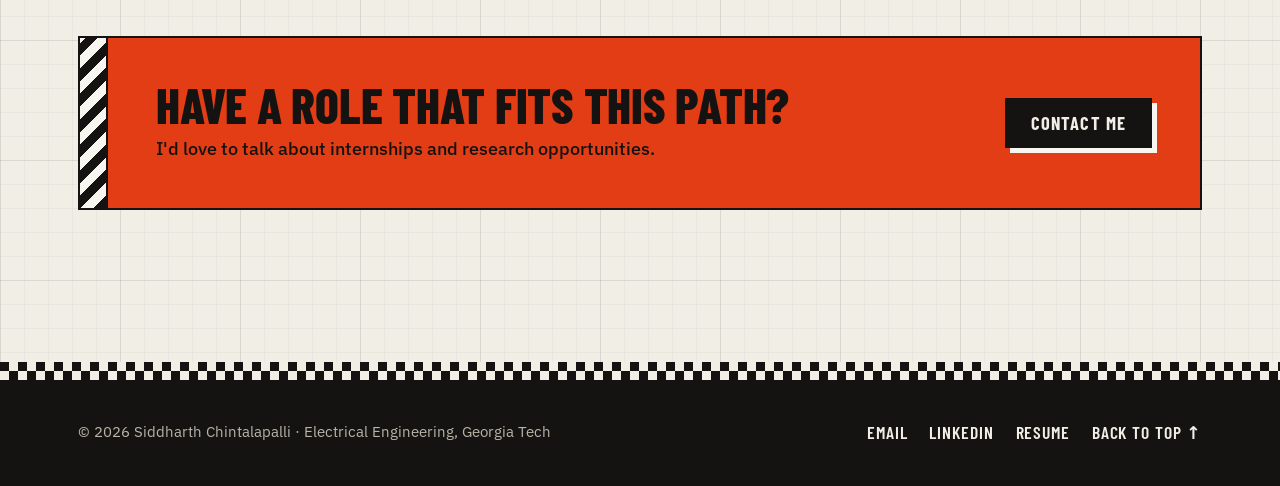
<file: career.html>
<!doctype html>
<html lang="en" class="no-js">
<head>
  <meta charset="utf-8">
  <meta name="viewport" content="width=device-width, initial-scale=1">
  <title>Career Goals | Sid Chintalapalli</title>
  <meta name="description" content="Sid Chintalapalli's career goals and roadmap: electronics R&D in automotive, aviation and chip design.">
  <link rel="icon" href="data:image/svg+xml,%3Csvg xmlns='http://www.w3.org/2000/svg' viewBox='0 0 32 32'%3E%3Crect width='32' height='32' rx='7' fill='%23e23d14'/%3E%3Ctext x='16' y='21' font-family='monospace' font-size='13' font-weight='700' text-anchor='middle' fill='%23f8f6f0'%3ESC%3C/text%3E%3C/svg%3E">
  <link rel="preconnect" href="https://fonts.googleapis.com">
  <link rel="preconnect" href="https://fonts.gstatic.com" crossorigin>
  <link href="https://fonts.googleapis.com/css2?family=Barlow+Condensed:wght@600;700;800&family=IBM+Plex+Mono:wght@400;500&family=IBM+Plex+Sans:wght@400;500;600&display=swap" rel="stylesheet">
  <link rel="stylesheet" href="assets/css/style.css?v=5">
  <script src="assets/js/site.js?v=5" defer></script>
</head>
<body id="top">
  <a class="skip-link" href="#main">Skip to content</a>
  <header id="site-header"></header>

  <main id="main">
    <section class="page-hero">
      <div class="container">
        <div class="eyebrow">Career goals</div>
        <h1>Where I'm headed, and how I'll get there.</h1>
        <p>My long-term goal, and the plan for getting from a sophomore on a racing team to leading electronics R&amp;D.</p>
      </div>
    </section>

    <section class="section-tight">
      <div class="container">
        <div class="goal-banner reveal">
          <div class="eyebrow">Long-term goal</div>
          <p>I want to work on the <strong>technical development of electronics</strong> in <span class="gold">automotive</span>, <span class="gold">aviation</span> or <span class="gold">chip design</span>, doing research and design work and eventually <strong>leading innovation</strong> in these fields.</p>
        </div>
      </div>
    </section>

    <section class="section-tight">
      <div class="container grid-3">
        <div class="card focus-card reveal">
          <h3>Automotive electronics</h3>
          <p>Electric vehicles depend on battery management, power electronics and embedded control. My work on two Electrathon cars and HyTech's HT11 is my starting point.</p>
        </div>
        <div class="card focus-card reveal">
          <h3>Aerospace &amp; UAV systems</h3>
          <p>Avionics, flight controllers and autonomous drones. My FAA Part 107 license and FPV builds gave me hands-on experience with flight electronics.</p>
        </div>
        <div class="card focus-card reveal">
          <h3>Semiconductors &amp; chip design</h3>
          <p>Every vehicle and aircraft runs on custom silicon. I want to go from gate-level logic and CMOS fundamentals to designing real integrated circuits.</p>
        </div>
      </div>
    </section>

    <section class="section" aria-labelledby="roadmap-h">
      <div class="container">
        <div class="section-head reveal">
          <div class="eyebrow">Roadmap</div>
          <h2 id="roadmap-h">From here to there</h2>
          <p>Each stage builds technical depth, industry experience and leadership, the three things I'll need to lead R&amp;D teams.</p>
        </div>

        <div class="roadmap">
          <div class="stage reveal">
            <div class="stage-when">NOW<strong>Sophomore year</strong></div>
            <div>
              <h3>Build the foundation</h3>
              <p class="muted">Get strong in the core EE curriculum while getting real engineering experience on a competition team.</p>
              <ul>
                <li>Keep a strong GPA through the core circuits, digital systems and signals courses.</li>
                <li>Grow at HyTech Racing, moving from onboarding projects to owning a subsystem, such as the Charging Control Unit test framework and dashboard Ethernet.</li>
                <li>Build PCB design skills in Altium and embedded C++ firmware skills on real vehicle hardware.</li>
                <li>Apply for summer EE internships and connect with recruiters at the ECE Career Fair.</li>
              </ul>
            </div>
          </div>
          <div class="stage reveal">
            <div class="stage-when">NEXT<strong>Junior year</strong></div>
            <div>
              <h3>Go deeper and get industry experience</h3>
              <p class="muted">Specialize, and test which of my three fields fits me best.</p>
              <ul>
                <li>Complete an internship or co-op in automotive, aerospace or semiconductor electronics.</li>
                <li>Join an undergraduate research lab in power electronics, embedded systems or VLSI.</li>
                <li>Take electives in microelectronics, digital design and power systems.</li>
                <li>Take on a leadership role within HyTech's electrical team.</li>
              </ul>
            </div>
          </div>
          <div class="stage reveal">
            <div class="stage-when">THEN<strong>Senior year</strong></div>
            <div>
              <h3>Lead and specialize</h3>
              <p class="muted">Turn experience into ownership and choose a direction for after graduation.</p>
              <ul>
                <li>Lead a senior design project focused on vehicle or flight electronics, or on chip design.</li>
                <li>Complete a second internship, aiming for a full-time return offer.</li>
                <li>Decide between going straight into industry or pursuing a graduate degree (M.S.) to specialize in research and design.</li>
              </ul>
            </div>
          </div>
          <div class="stage reveal">
            <div class="stage-when">AFTER 2029<strong>Career</strong></div>
            <div>
              <h3>Design, then lead</h3>
              <p class="muted">Begin as a design engineer, then grow into leading R&amp;D.</p>
              <ul>
                <li>Start as a hardware or electrical design engineer on an EV, aerospace or semiconductor team.</li>
                <li>Build a record of shipped designs and contributions to new technology.</li>
                <li>Move into technical leadership and lead the R&amp;D teams that shape the next generation of vehicle, aircraft and chip electronics.</li>
              </ul>
            </div>
          </div>
        </div>
      </div>
    </section>

    <section class="section" style="padding-top:0" aria-labelledby="gaps-h">
      <div class="container grid-2">
        <div class="reveal">
          <div class="eyebrow">Strengths I bring</div>
          <h2 id="gaps-h" style="font-size:1.6rem">What I already have</h2>
          <ul class="muted" style="padding-left:1.1em">
            <li>Hands-on build experience: two racecars, two drones, a gimbal and a game controller</li>
            <li>Embedded programming in C++, Arduino and Betaflight</li>
            <li>CAD, CFD and rapid prototyping</li>
            <li>Leadership: founded a racing team and a STEM summer camp</li>
          </ul>
        </div>
        <div class="reveal">
          <div class="eyebrow">Skills to build</div>
          <h2 style="font-size:1.6rem">What I'm working on next</h2>
          <ul class="muted" style="padding-left:1.1em">
            <li>Advanced PCB layout and high voltage design practices</li>
            <li>Hardware description languages and IC design tools</li>
            <li>Power electronics and battery management systems</li>
            <li>Professional industry experience through internships</li>
          </ul>
        </div>
      </div>
    </section>

    <section class="section" style="padding-top:0">
      <div class="container">
        <div class="cta-band reveal">
          <div><h2>Have a role that fits this path?</h2><p>I'd love to talk about internships and research opportunities.</p></div>
          <a class="btn btn-primary" href="contact.html">Contact me</a>
        </div>
      </div>
    </section>
  </main>

  <footer id="site-footer"></footer>
</body>
</html>
</file>
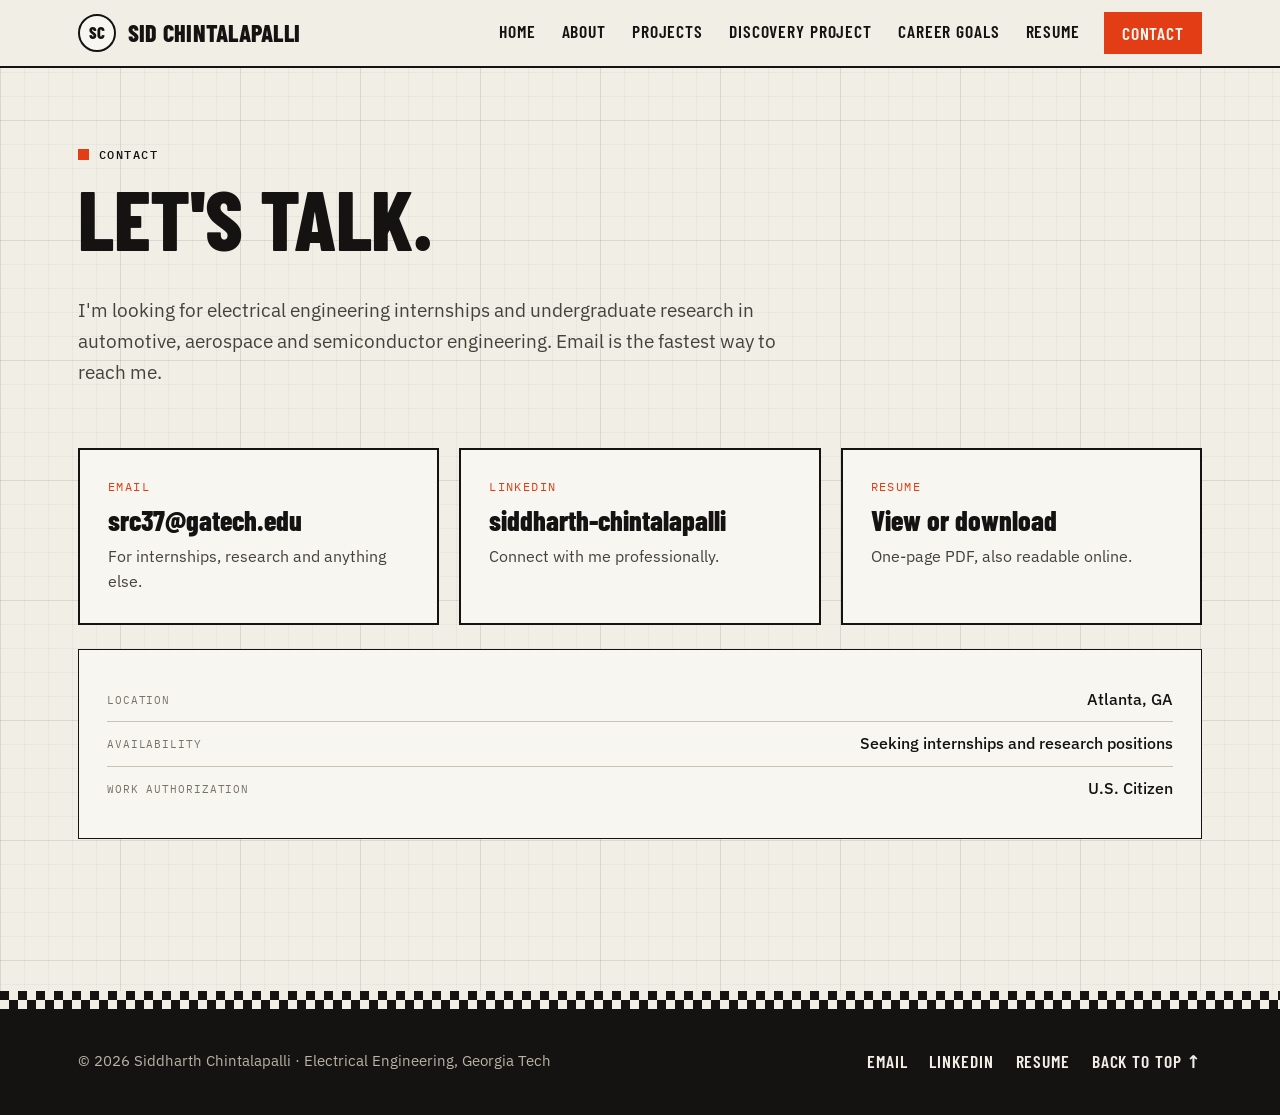
<file: contact.html>
<!doctype html>
<html lang="en" class="no-js">
<head>
  <meta charset="utf-8">
  <meta name="viewport" content="width=device-width, initial-scale=1">
  <title>Contact | Sid Chintalapalli</title>
  <meta name="description" content="Contact Sid Chintalapalli about electrical engineering internships and research.">
  <link rel="icon" href="data:image/svg+xml,%3Csvg xmlns='http://www.w3.org/2000/svg' viewBox='0 0 32 32'%3E%3Crect width='32' height='32' rx='7' fill='%23e23d14'/%3E%3Ctext x='16' y='21' font-family='monospace' font-size='13' font-weight='700' text-anchor='middle' fill='%23f8f6f0'%3ESC%3C/text%3E%3C/svg%3E">
  <link rel="preconnect" href="https://fonts.googleapis.com">
  <link rel="preconnect" href="https://fonts.gstatic.com" crossorigin>
  <link href="https://fonts.googleapis.com/css2?family=Barlow+Condensed:wght@600;700;800&family=IBM+Plex+Mono:wght@400;500&family=IBM+Plex+Sans:wght@400;500;600&display=swap" rel="stylesheet">
  <link rel="stylesheet" href="assets/css/style.css?v=5">
  <script src="assets/js/site.js?v=5" defer></script>
</head>
<body id="top">
  <a class="skip-link" href="#main">Skip to content</a>
  <header id="site-header"></header>

  <main id="main">
    <section class="page-hero">
      <div class="container">
        <div class="eyebrow">Contact</div>
        <h1>Let's talk.</h1>
        <p>I'm looking for electrical engineering internships and undergraduate research in automotive, aerospace and semiconductor engineering. Email is the fastest way to reach me.</p>
      </div>
    </section>

    <section style="padding-bottom:96px">
      <div class="container">
        <div class="contact-grid">
          <a class="card contact-card reveal" href="mailto:src37@gatech.edu">
            <span class="k">Email</span>
            <span class="v">src37@gatech.edu</span>
            <span class="d">For internships, research and anything else.</span>
          </a>
          <a class="card contact-card reveal" href="https://www.linkedin.com/in/siddharth-chintalapalli" target="_blank" rel="noopener">
            <span class="k">LinkedIn</span>
            <span class="v">siddharth-chintalapalli</span>
            <span class="d">Connect with me professionally.</span>
          </a>
          <a class="card contact-card reveal" href="resume.html">
            <span class="k">Resume</span>
            <span class="v">View or download</span>
            <span class="d">One-page PDF, also readable online.</span>
          </a>
        </div>

        <div class="card reveal" style="margin-top:24px">
          <ul class="fact-list">
            <li><span class="k">LOCATION</span><span class="v">Atlanta, GA</span></li>
            <li><span class="k">AVAILABILITY</span><span class="v">Seeking internships and research positions</span></li>
            <li><span class="k">WORK AUTHORIZATION</span><span class="v">U.S. Citizen</span></li>
          </ul>
        </div>
      </div>
    </section>
  </main>

  <footer id="site-footer"></footer>
</body>
</html>
</file>
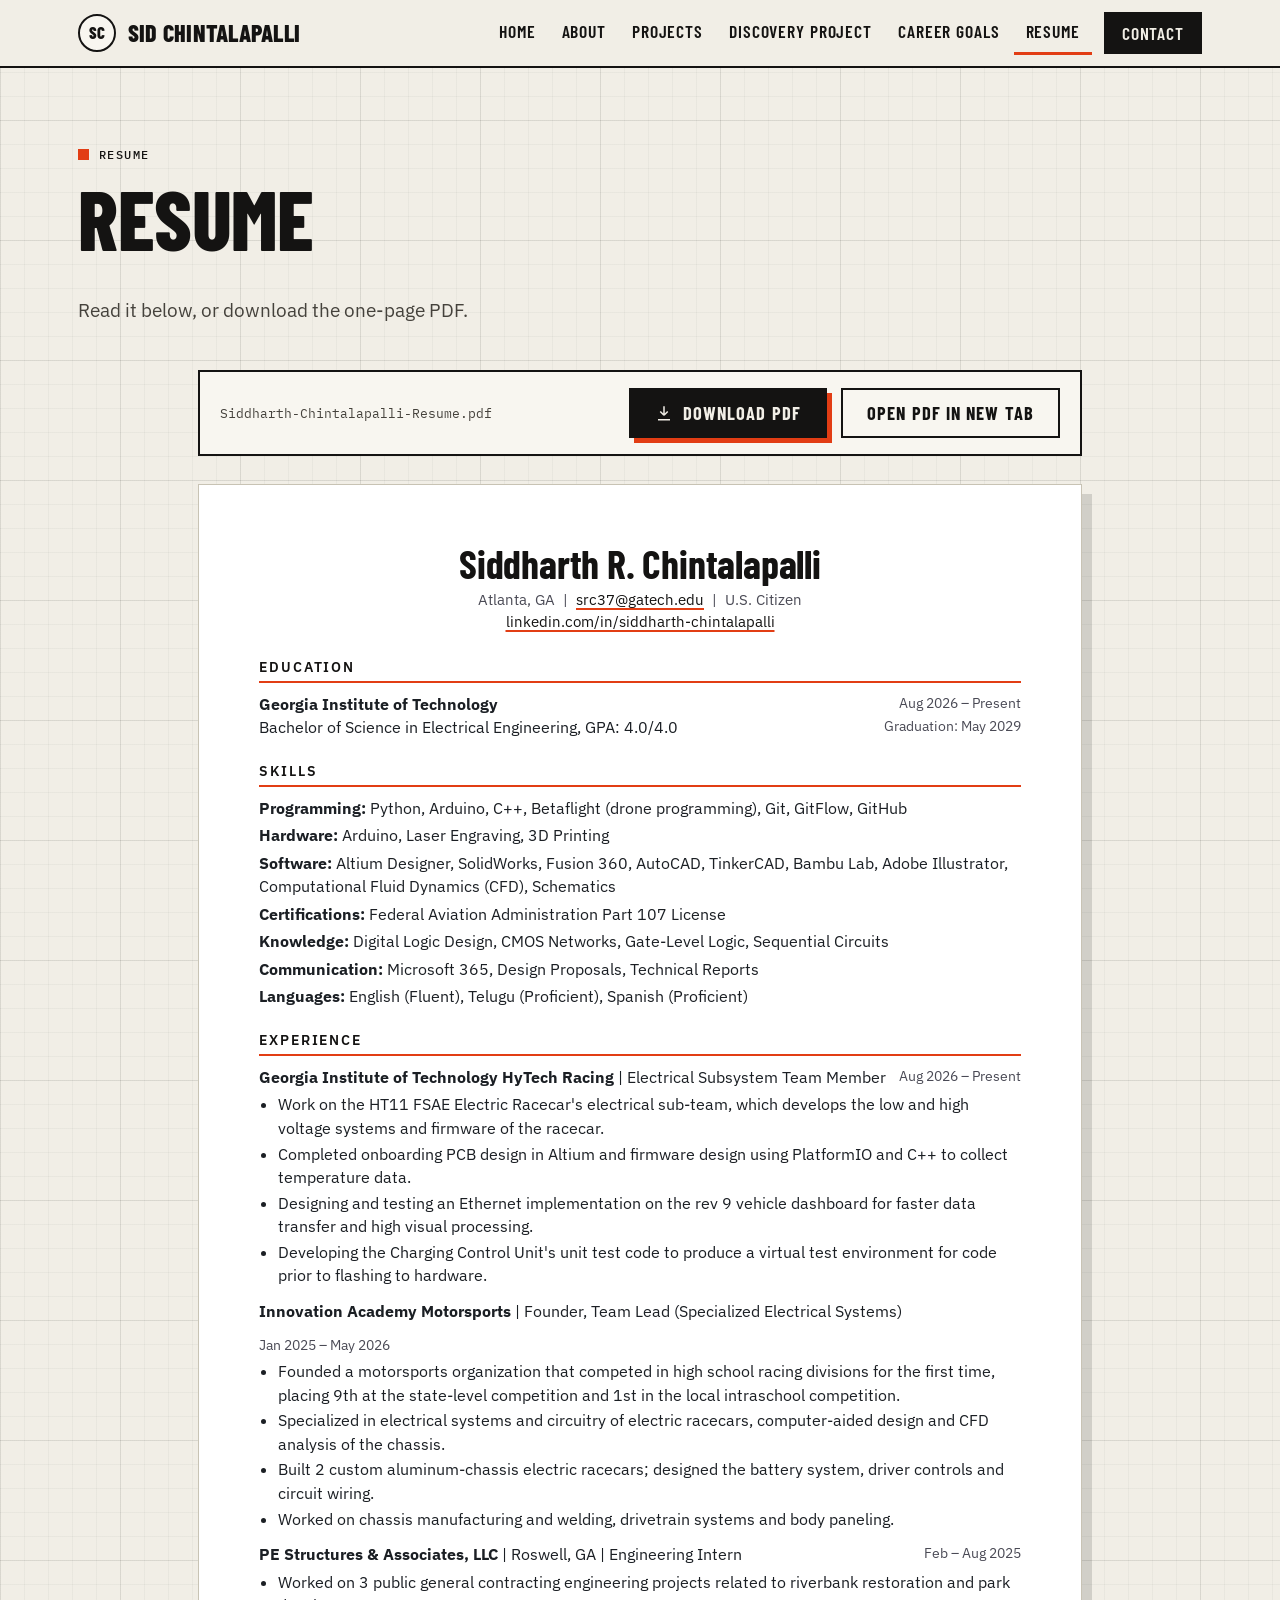
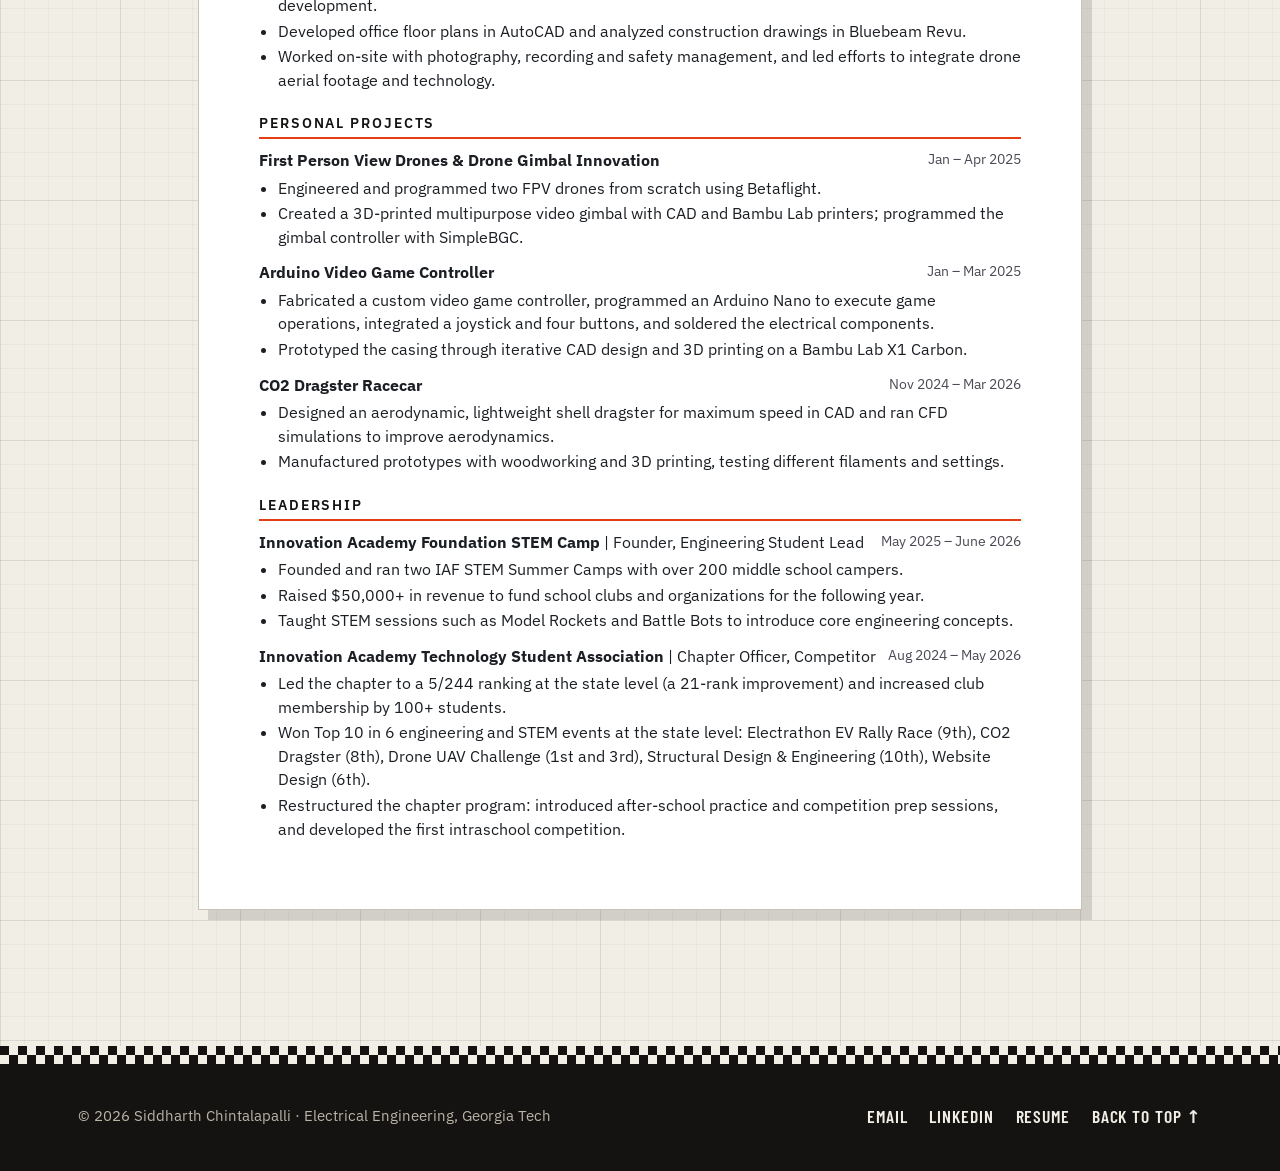
<file: resume.html>
<!doctype html>
<html lang="en" class="no-js">
<head>
  <meta charset="utf-8">
  <meta name="viewport" content="width=device-width, initial-scale=1">
  <title>Resume | Sid Chintalapalli</title>
  <meta name="description" content="Resume of Siddharth Chintalapalli, Electrical Engineering student at Georgia Tech. View online or download as a PDF.">
  <link rel="icon" href="data:image/svg+xml,%3Csvg xmlns='http://www.w3.org/2000/svg' viewBox='0 0 32 32'%3E%3Crect width='32' height='32' rx='7' fill='%23e23d14'/%3E%3Ctext x='16' y='21' font-family='monospace' font-size='13' font-weight='700' text-anchor='middle' fill='%23f8f6f0'%3ESC%3C/text%3E%3C/svg%3E">
  <link rel="preconnect" href="https://fonts.googleapis.com">
  <link rel="preconnect" href="https://fonts.gstatic.com" crossorigin>
  <link href="https://fonts.googleapis.com/css2?family=Barlow+Condensed:wght@600;700;800&family=IBM+Plex+Mono:wght@400;500&family=IBM+Plex+Sans:wght@400;500;600&display=swap" rel="stylesheet">
  <link rel="stylesheet" href="assets/css/style.css?v=5">
  <script src="assets/js/site.js?v=5" defer></script>
</head>
<body id="top">
  <a class="skip-link" href="#main">Skip to content</a>
  <header id="site-header"></header>

  <main id="main">
    <section class="page-hero" style="padding-bottom:24px">
      <div class="container">
        <div class="eyebrow">Resume</div>
        <h1>Resume</h1>
        <p>Read it below, or download the one-page PDF.</p>
      </div>
    </section>

    <section style="padding-bottom:80px">
      <div class="container" style="max-width:940px">
        <div class="resume-toolbar">
          <span class="mono muted" style="font-size:0.82rem">Siddharth-Chintalapalli-Resume.pdf</span>
          <div class="btn-row">
            <a class="btn btn-primary" href="assets/Siddharth-Chintalapalli-Resume.pdf" download>
              <svg viewBox="0 0 24 24" fill="none" stroke="currentColor" stroke-width="2" aria-hidden="true"><path d="M12 3v12m0 0-5-5m5 5 5-5M4 21h16"/></svg>
              Download PDF</a>
            <a class="btn btn-ghost" href="assets/Siddharth-Chintalapalli-Resume.pdf" target="_blank" rel="noopener">Open PDF in new tab</a>
          </div>
        </div>

        <article class="resume-sheet">
          <h1>Siddharth R. Chintalapalli</h1>
          <div class="contact">
            Atlanta, GA &nbsp;|&nbsp; <a href="mailto:src37@gatech.edu">src37@gatech.edu</a> &nbsp;|&nbsp; U.S. Citizen<br>
            <a href="https://www.linkedin.com/in/siddharth-chintalapalli" target="_blank" rel="noopener">linkedin.com/in/siddharth-chintalapalli</a>
          </div>

          <h2>Education</h2>
          <div class="r-entry">
            <div class="r-row"><b>Georgia Institute of Technology</b><span class="r-date">Aug 2026 – Present</span></div>
            <div class="r-row"><span>Bachelor of Science in Electrical Engineering, GPA: 4.0/4.0</span><span class="r-date">Graduation: May 2029</span></div>
          </div>

          <h2>Skills</h2>
          <div class="r-skills">
            <p><b>Programming:</b> Python, Arduino, C++, Betaflight (drone programming), Git, GitFlow, GitHub</p>
            <p><b>Hardware:</b> Arduino, Laser Engraving, 3D Printing</p>
            <p><b>Software:</b> Altium Designer, SolidWorks, Fusion 360, AutoCAD, TinkerCAD, Bambu Lab, Adobe Illustrator, Computational Fluid Dynamics (CFD), Schematics</p>
            <p><b>Certifications:</b> Federal Aviation Administration Part 107 License</p>
            <p><b>Knowledge:</b> Digital Logic Design, CMOS Networks, Gate-Level Logic, Sequential Circuits</p>
            <p><b>Communication:</b> Microsoft 365, Design Proposals, Technical Reports</p>
            <p><b>Languages:</b> English (Fluent), Telugu (Proficient), Spanish (Proficient)</p>
          </div>

          <h2>Experience</h2>
          <div class="r-entry">
            <div class="r-row"><span><b>Georgia Institute of Technology HyTech Racing</b> | Electrical Subsystem Team Member</span><span class="r-date">Aug 2026 – Present</span></div>
            <ul>
              <li>Work on the HT11 FSAE Electric Racecar's electrical sub-team, which develops the low and high voltage systems and firmware of the racecar.</li>
              <li>Completed onboarding PCB design in Altium and firmware design using PlatformIO and C++ to collect temperature data.</li>
              <li>Designing and testing an Ethernet implementation on the rev 9 vehicle dashboard for faster data transfer and high visual processing.</li>
              <li>Developing the Charging Control Unit's unit test code to produce a virtual test environment for code prior to flashing to hardware.</li>
            </ul>
          </div>
          <div class="r-entry">
            <div class="r-row"><span><b>Innovation Academy Motorsports</b> | Founder, Team Lead (Specialized Electrical Systems)</span><span class="r-date">Jan 2025 – May 2026</span></div>
            <ul>
              <li>Founded a motorsports organization that competed in high school racing divisions for the first time, placing 9th at the state-level competition and 1st in the local intraschool competition.</li>
              <li>Specialized in electrical systems and circuitry of electric racecars, computer-aided design and CFD analysis of the chassis.</li>
              <li>Built 2 custom aluminum-chassis electric racecars; designed the battery system, driver controls and circuit wiring.</li>
              <li>Worked on chassis manufacturing and welding, drivetrain systems and body paneling.</li>
            </ul>
          </div>
          <div class="r-entry">
            <div class="r-row"><span><b>PE Structures &amp; Associates, LLC</b> | Roswell, GA | Engineering Intern</span><span class="r-date">Feb – Aug 2025</span></div>
            <ul>
              <li>Worked on 3 public general contracting engineering projects related to riverbank restoration and park development.</li>
              <li>Developed office floor plans in AutoCAD and analyzed construction drawings in Bluebeam Revu.</li>
              <li>Worked on-site with photography, recording and safety management, and led efforts to integrate drone aerial footage and technology.</li>
            </ul>
          </div>

          <h2>Personal Projects</h2>
          <div class="r-entry">
            <div class="r-row"><b>First Person View Drones &amp; Drone Gimbal Innovation</b><span class="r-date">Jan – Apr 2025</span></div>
            <ul>
              <li>Engineered and programmed two FPV drones from scratch using Betaflight.</li>
              <li>Created a 3D-printed multipurpose video gimbal with CAD and Bambu Lab printers; programmed the gimbal controller with SimpleBGC.</li>
            </ul>
          </div>
          <div class="r-entry">
            <div class="r-row"><b>Arduino Video Game Controller</b><span class="r-date">Jan – Mar 2025</span></div>
            <ul>
              <li>Fabricated a custom video game controller, programmed an Arduino Nano to execute game operations, integrated a joystick and four buttons, and soldered the electrical components.</li>
              <li>Prototyped the casing through iterative CAD design and 3D printing on a Bambu Lab X1 Carbon.</li>
            </ul>
          </div>
          <div class="r-entry">
            <div class="r-row"><b>CO2 Dragster Racecar</b><span class="r-date">Nov 2024 – Mar 2026</span></div>
            <ul>
              <li>Designed an aerodynamic, lightweight shell dragster for maximum speed in CAD and ran CFD simulations to improve aerodynamics.</li>
              <li>Manufactured prototypes with woodworking and 3D printing, testing different filaments and settings.</li>
            </ul>
          </div>

          <h2>Leadership</h2>
          <div class="r-entry">
            <div class="r-row"><span><b>Innovation Academy Foundation STEM Camp</b> | Founder, Engineering Student Lead</span><span class="r-date">May 2025 – June 2026</span></div>
            <ul>
              <li>Founded and ran two IAF STEM Summer Camps with over 200 middle school campers.</li>
              <li>Raised $50,000+ in revenue to fund school clubs and organizations for the following year.</li>
              <li>Taught STEM sessions such as Model Rockets and Battle Bots to introduce core engineering concepts.</li>
            </ul>
          </div>
          <div class="r-entry">
            <div class="r-row"><span><b>Innovation Academy Technology Student Association</b> | Chapter Officer, Competitor</span><span class="r-date">Aug 2024 – May 2026</span></div>
            <ul>
              <li>Led the chapter to a 5/244 ranking at the state level (a 21-rank improvement) and increased club membership by 100+ students.</li>
              <li>Won Top 10 in 6 engineering and STEM events at the state level: Electrathon EV Rally Race (9th), CO2 Dragster (8th), Drone UAV Challenge (1st and 3rd), Structural Design &amp; Engineering (10th), Website Design (6th).</li>
              <li>Restructured the chapter program: introduced after-school practice and competition prep sessions, and developed the first intraschool competition.</li>
            </ul>
          </div>
        </article>
      </div>
    </section>
  </main>

  <footer id="site-footer"></footer>
</body>
</html>
</file>
<file: assets/css/style.css>
/* =========================================================
   Sid Chintalapalli — ePortfolio
   Design: a printed datasheet crossed with a race program.
   Graph paper, black ink, one red-orange spot colour.
   No gradients, no glows, no rounded cards.
   ========================================================= */

:root {
  --paper: #f1eee6;
  --paper-hi: #f8f6f0;
  --paper-lo: #e6e2d6;
  --ink: #141312;
  --ink-2: #45423c;
  --dim: #77736a;
  --hair: #c8c3b4;
  --accent: #e23d14;
  --accent-hi: #ff6a3d;
  --blue: #1d3fa8;
  --max: 1180px;
  --font-head: "Barlow Condensed", "Arial Narrow", system-ui, sans-serif;
  --font-body: "IBM Plex Sans", system-ui, -apple-system, "Segoe UI", sans-serif;
  --font-mono: "IBM Plex Mono", ui-monospace, Consolas, monospace;
  --rule: 2px solid var(--ink);
  --rule-thin: 1.5px solid var(--ink);
}

*, *::before, *::after { box-sizing: border-box; }
html { scroll-behavior: smooth; -webkit-text-size-adjust: 100%; }
::selection { background: var(--accent); color: var(--paper-hi); }

body {
  margin: 0;
  color: var(--ink);
  font-family: var(--font-body);
  font-size: 17.5px;
  line-height: 1.62;
  -webkit-font-smoothing: antialiased;
  overflow-x: hidden;
  /* graph paper: fine 24px grid with a heavier line every 5th */
  background-color: var(--paper);
  background-image:
    linear-gradient(rgba(20,19,18,0.075) 1px, transparent 1px),
    linear-gradient(90deg, rgba(20,19,18,0.075) 1px, transparent 1px),
    linear-gradient(rgba(20,19,18,0.035) 1px, transparent 1px),
    linear-gradient(90deg, rgba(20,19,18,0.035) 1px, transparent 1px);
  background-size: 120px 120px, 120px 120px, 24px 24px, 24px 24px;
}

img { max-width: 100%; display: block; }
a {
  color: var(--ink);
  text-decoration: underline; text-decoration-color: var(--accent);
  text-decoration-thickness: 2px; text-underline-offset: 3px;
}
a:hover { color: var(--accent); }

h1, h2, h3, h4 { font-family: var(--font-head); margin: 0 0 0.45em; color: var(--ink); }
h1, h2 { font-weight: 800; text-transform: uppercase; line-height: 0.92; letter-spacing: -0.005em; }
h1 { font-size: clamp(3.1rem, 8.4vw, 6.4rem); }
h2 { font-size: clamp(2.2rem, 4.8vw, 3.5rem); }
h3 { font-size: 1.55rem; font-weight: 700; text-transform: uppercase; letter-spacing: 0.01em; line-height: 1.05; }
h4 { font-size: 1.1rem; font-weight: 700; }
p { margin: 0 0 1.1em; }
strong { font-weight: 600; }

.skip-link { position: absolute; left: -999px; top: 8px; background: var(--ink); color: var(--paper); padding: 8px 14px; z-index: 100; }
.skip-link:focus { left: 8px; }
:focus-visible { outline: 3px solid var(--blue); outline-offset: 3px; }

.container { width: 100%; max-width: var(--max); margin: 0 auto; padding: 0 28px; }
@media (max-width: 600px) { .container { padding: 0 16px; } }

.mono { font-family: var(--font-mono); }
.muted { color: var(--ink-2); }
.gold { color: var(--accent); }
.cyan { color: var(--blue); }

/* ---------- header / nav ---------- */
.site-header { position: sticky; top: 0; z-index: 50; background: var(--paper); border-bottom: var(--rule); }
.nav { display: flex; align-items: center; justify-content: space-between; height: 66px; }
.brand {
  display: flex; align-items: center; gap: 12px; color: var(--ink); text-decoration: none;
  font-family: var(--font-head); font-weight: 800; font-size: 1.5rem; text-transform: uppercase; letter-spacing: 0.01em;
}
.brand:hover { color: var(--ink); }
.brand-mark {           /* a race number plate */
  width: 38px; height: 38px; border-radius: 50%; display: grid; place-items: center;
  background: var(--paper-hi); color: var(--ink); border: 2.5px solid var(--ink);
  font-size: 1.05rem; font-weight: 800;
}
.nav-links { display: flex; align-items: center; gap: 2px; list-style: none; margin: 0; padding: 0; }
.nav-links a {
  display: block; padding: 6px 12px; color: var(--ink); text-decoration: none;
  font-family: var(--font-head); font-weight: 600; font-size: 1.1rem; text-transform: uppercase; letter-spacing: 0.05em;
  border-bottom: 3px solid transparent;
}
.nav-links a:hover { color: var(--ink); border-bottom-color: var(--ink); }
.nav-links a[aria-current="page"] { border-bottom-color: var(--accent); }
.nav-links .nav-cta { margin-left: 10px; padding: 7px 18px; background: var(--ink); color: var(--paper); border-bottom: none; }
.nav-links .nav-cta:hover, .nav-links .nav-cta[aria-current="page"] { background: var(--accent); color: var(--paper-hi); }

.nav-toggle { display: none; background: var(--paper-hi); border: var(--rule); color: var(--ink); width: 46px; height: 42px; cursor: pointer; }
.nav-toggle span, .nav-toggle span::before, .nav-toggle span::after {
  display: block; width: 20px; height: 2.5px; background: currentColor; margin: 0 auto; position: relative; transition: transform 0.2s;
}
.nav-toggle span::before, .nav-toggle span::after { content: ""; position: absolute; left: 0; }
.nav-toggle span::before { top: -6px; }
.nav-toggle span::after { top: 6px; }
.nav-open .nav-toggle span { background: transparent; }
.nav-open .nav-toggle span::before { transform: translateY(6px) rotate(45deg); }
.nav-open .nav-toggle span::after { transform: translateY(-6px) rotate(-45deg); }

@media (max-width: 960px) {
  .nav-toggle { display: block; }
  .nav-links {
    display: none; position: absolute; top: 66px; left: 0; right: 0;
    flex-direction: column; align-items: stretch; gap: 0; padding: 4px 16px 18px;
    background: var(--paper); border-bottom: var(--rule);
  }
  .nav-open .nav-links { display: flex; }
  .nav-links a { padding: 13px 4px; font-size: 1.3rem; border-bottom: 1px solid var(--hair); }
  .nav-links a[aria-current="page"] { color: var(--accent); border-bottom-color: var(--hair); }
  .nav-links .nav-cta { margin: 14px 0 0; text-align: center; }
}

/* ---------- buttons / chips ---------- */
.btn {
  display: inline-flex; align-items: center; gap: 10px;
  padding: 12px 24px; border: var(--rule); cursor: pointer; text-decoration: none;
  font-family: var(--font-head); font-weight: 700; font-size: 1.15rem; text-transform: uppercase; letter-spacing: 0.06em; line-height: 1.2;
  transition: transform 0.12s, box-shadow 0.12s, background 0.12s, color 0.12s;
}
.btn-primary { background: var(--ink); color: var(--paper); box-shadow: 5px 5px 0 var(--accent); }
.btn-primary:hover { color: var(--paper); transform: translate(3px, 3px); box-shadow: 2px 2px 0 var(--accent); }
.btn-ghost { background: var(--paper-hi); color: var(--ink); }
.btn-ghost:hover { background: var(--ink); color: var(--paper); }
.btn svg { width: 18px; height: 18px; }
.btn-row { display: flex; flex-wrap: wrap; gap: 14px; }

.chip {
  display: inline-block; padding: 2px 8px;
  font-family: var(--font-mono); font-size: 0.68rem; letter-spacing: 0.06em; text-transform: uppercase;
  border: 1px solid var(--ink); color: var(--ink); background: transparent;
}
.chip.gold { background: var(--accent); border-color: var(--accent); color: var(--paper-hi); }
.chip.cyan { background: var(--blue); border-color: var(--blue); color: var(--paper-hi); }
.chips { display: flex; flex-wrap: wrap; gap: 6px; }

/* ---------- sections ---------- */
.section { padding: 96px 0; }
.section-tight { padding: 56px 0; }
@media (max-width: 600px) { .section { padding: 64px 0; } .section-tight { padding: 40px 0; } }

.eyebrow {
  display: inline-flex; align-items: center; gap: 10px;
  font-family: var(--font-mono); font-weight: 500; font-size: 0.74rem; letter-spacing: 0.12em;
  text-transform: uppercase; color: var(--ink); margin-bottom: 16px;
}
.eyebrow::before { content: ""; width: 11px; height: 11px; flex: none; background: var(--accent); }
.section-head { max-width: 780px; margin-bottom: 44px; padding-top: 18px; border-top: 6px solid var(--ink); }
.section-head p { color: var(--ink-2); font-size: 1.12rem; }

.page-hero { padding: 72px 0 40px; }
.page-hero p { color: var(--ink-2); font-size: 1.2rem; max-width: 700px; }
.page-hero h1 { font-size: clamp(2.8rem, 7vw, 5.2rem); max-width: 15ch; }

.card { position: relative; background: var(--paper-hi); border: var(--rule-thin); padding: 28px; }
.grid-2 { display: grid; grid-template-columns: repeat(2, 1fr); gap: 24px; }
.grid-3 { display: grid; grid-template-columns: repeat(3, 1fr); gap: 24px; }
@media (max-width: 960px) { .grid-3 { grid-template-columns: repeat(2, 1fr); } }
@media (max-width: 700px) { .grid-2, .grid-3 { grid-template-columns: 1fr; } }

/* ---------- hero (home) ---------- */
.hero { position: relative; padding: 64px 0 36px; }
.hero-grid { display: grid; grid-template-columns: 1.35fr 0.65fr; gap: 56px; align-items: center; }
@media (max-width: 960px) { .hero-grid { grid-template-columns: 1fr; gap: 44px; } }
.hero h1 .accent {      /* the word, struck under with a marker line */
  color: var(--accent);
  background: url("data:image/svg+xml,%3Csvg xmlns='http://www.w3.org/2000/svg' viewBox='0 0 300 14' preserveAspectRatio='none'%3E%3Cpath d='M3 9 C 40 3, 70 12, 110 7 S 190 3, 230 8 S 280 5, 297 7' fill='none' stroke='%23141312' stroke-width='4' stroke-linecap='round'/%3E%3C/svg%3E") left bottom / 100% 0.14em no-repeat;
  padding-bottom: 0.06em;
}
.hero-sub { font-size: 1.25rem; color: var(--ink-2); max-width: 560px; margin-bottom: 32px; }
.status-pill {          /* a rubber stamp */
  display: inline-block; padding: 5px 12px 4px; margin-bottom: 26px;
  border: 2.5px solid var(--accent); color: var(--accent); background: transparent;
  font-family: var(--font-mono); font-weight: 500; font-size: 0.76rem; letter-spacing: 0.14em; text-transform: uppercase;
  transform: rotate(-2.2deg); transform-origin: left center;
}
.status-dot { display: none; }

/* the headshot as an IC package drawing: black body, pins on every side */
.chip-frame { position: relative; max-width: 350px; margin: 0 auto; padding: 22px; }
.chip-frame::before, .chip-frame::after { content: ""; position: absolute; pointer-events: none; }
.chip-frame::before {
  inset: 0 36px;
  background:
    repeating-linear-gradient(90deg, var(--ink) 0 9px, transparent 9px 24px) top / 100% 22px no-repeat,
    repeating-linear-gradient(90deg, var(--ink) 0 9px, transparent 9px 24px) bottom / 100% 22px no-repeat;
}
.chip-frame::after {
  inset: 36px 0;
  background:
    repeating-linear-gradient(0deg, var(--ink) 0 9px, transparent 9px 24px) left / 22px 100% no-repeat,
    repeating-linear-gradient(0deg, var(--ink) 0 9px, transparent 9px 24px) right / 22px 100% no-repeat;
}
.chip-body { position: relative; z-index: 1; background: var(--ink); padding: 10px; }
.chip-body .media { aspect-ratio: 1 / 1; border: none; }
.chip-label {
  display: flex; justify-content: space-between; align-items: center;
  font-family: var(--font-mono); font-size: 0.68rem; letter-spacing: 0.06em; color: #b9b4a6; padding: 10px 4px 2px;
}
.chip-label .pin1 { width: 9px; height: 9px; border-radius: 50%; background: var(--accent); }

/* signal trace, drawn like a pen plot */
.trace { margin-top: 44px; height: 80px; width: 100%; }
.trace path {
  fill: none; stroke: var(--accent); stroke-width: 2.5; stroke-linejoin: round;
  stroke-dasharray: 2400; stroke-dashoffset: 2400; animation: draw 2.6s ease-out forwards;
}
.trace path.ghost { stroke: var(--ink); opacity: 0.18; animation-delay: 0.3s; }
@keyframes draw { to { stroke-dashoffset: 0; } }

/* ---------- stats: a datasheet ratings row ---------- */
.telemetry { display: grid; grid-template-columns: repeat(4, 1fr); background: var(--paper-hi); border: var(--rule); }
.telemetry > div { padding: 22px 22px 18px; border-right: var(--rule-thin); }
.telemetry > div:last-child { border-right: none; }
.telemetry .val { font-family: var(--font-head); font-weight: 800; font-size: 3.6rem; line-height: 0.95; color: var(--ink); }
.telemetry .val small { font-size: 1.5rem; color: var(--accent); margin-left: 2px; }
.telemetry .lbl { font-family: var(--font-mono); font-size: 0.68rem; color: var(--ink-2); text-transform: uppercase; letter-spacing: 0.08em; margin-top: 10px; line-height: 1.5; }
@media (max-width: 960px) {
  .telemetry { grid-template-columns: repeat(2, 1fr); }
  .telemetry > div:nth-child(-n+2) { border-bottom: var(--rule-thin); }
  .telemetry > div:nth-child(2n) { border-right: none; }
}

/* ---------- welcome list: ruled lines ---------- */
.welcome-list { list-style: none; padding: 0; margin: 0; border-top: var(--rule); }
.welcome-list li {
  display: grid; grid-template-columns: 56px 1fr; gap: 14px; align-items: baseline;
  padding: 16px 0; border-bottom: var(--rule-thin); color: var(--ink-2);
}
.welcome-list li strong { color: var(--ink); }
.welcome-list .idx { font-family: var(--font-head); font-weight: 800; font-size: 2rem; line-height: 1; color: var(--accent); }

/* ---------- focus areas ---------- */
.focus-card { transition: transform 0.12s, box-shadow 0.12s; }
.focus-card:hover { transform: translate(-3px, -3px); box-shadow: 6px 6px 0 var(--ink); }
.focus-icon { width: 52px; height: 52px; display: grid; place-items: center; background: var(--ink); color: var(--paper); margin-bottom: 20px; }
.focus-icon svg { width: 26px; height: 26px; }
.focus-card p { color: var(--ink-2); margin: 0; font-size: 1rem; }

/* ---------- media / image slots ---------- */
.media { position: relative; overflow: hidden; background: var(--paper-lo); aspect-ratio: 16 / 10; border: var(--rule-thin); }
.media img { width: 100%; height: 100%; object-fit: cover; }
.media figcaption, .caption { font-size: 0.72rem; letter-spacing: 0.02em; color: var(--ink-2); margin-top: 8px; font-family: var(--font-mono); }
/* placeholder shown automatically when a photo hasn't been added yet */
.ph {
  position: absolute; inset: 0; display: grid; place-items: center; text-align: center; padding: 14px;
  background: repeating-linear-gradient(-45deg, transparent 0 9px, rgba(20,19,18,0.07) 9px 10px);
  font-family: var(--font-mono); font-size: 0.7rem; color: var(--dim); overflow: hidden;
}
.ph strong { display: block; color: var(--ink-2); font-weight: 500; margin-bottom: 4px; }

/* ---------- project cards (home preview) ---------- */
.proj-card {
  position: relative; display: flex; flex-direction: column; text-decoration: none;
  background: var(--paper-hi); border: var(--rule); color: var(--ink);
  transition: transform 0.12s, box-shadow 0.12s;
}
.proj-card:hover { color: var(--ink); transform: translate(-4px, -4px); box-shadow: 8px 8px 0 var(--accent); }
.proj-card .media { border: none; border-bottom: var(--rule); }
.proj-card .body { padding: 22px; display: flex; flex-direction: column; gap: 12px; flex: 1; }
.proj-card h3 { margin: 0; font-size: 1.9rem; font-weight: 800; }
.proj-card p { color: var(--ink-2); font-size: 1rem; margin: 0; }
.proj-card .more { margin-top: auto; padding-top: 8px; font-family: var(--font-mono); font-size: 0.72rem; letter-spacing: 0.1em; text-transform: uppercase; color: var(--accent); }

/* ---------- project detail entries ---------- */
.filters { display: flex; flex-wrap: wrap; gap: 8px; margin-bottom: 52px; }
.filter-btn {
  font-family: var(--font-head); font-weight: 700; font-size: 1.05rem; letter-spacing: 0.06em; text-transform: uppercase;
  padding: 7px 18px; border: var(--rule); background: var(--paper-hi); color: var(--ink); cursor: pointer;
}
.filter-btn:hover { background: var(--paper-lo); }
.filter-btn[aria-pressed="true"] { background: var(--ink); color: var(--paper); }

.project {
  position: relative; counter-increment: proj;
  display: grid; grid-template-columns: 0.95fr 1.05fr; gap: 44px;
  padding: 44px; margin-bottom: 56px;
  background: var(--paper-hi); border: var(--rule);
  scroll-margin-top: 100px;
}
.project::after {       /* race number roundel pinned to the corner */
  content: counter(proj);
  position: absolute; right: 28px; top: -32px;
  width: 64px; height: 64px; border-radius: 50%; display: grid; place-items: center;
  background: var(--paper-hi); border: 3.5px solid var(--ink);
  font-family: var(--font-head); font-weight: 800; font-size: 2.2rem; line-height: 1; color: var(--ink);
}
.project.hidden { display: none; }
@media (max-width: 960px) {
  .project { grid-template-columns: 1fr; padding: 30px 20px 24px; gap: 26px; }
  .project::after { right: 16px; width: 54px; height: 54px; top: -27px; font-size: 1.8rem; }
}
.project-media { display: grid; gap: 10px; align-content: start; }
.media-row { display: grid; grid-template-columns: 1fr 1fr; gap: 10px; }
.project-meta {
  display: flex; flex-wrap: wrap; gap: 6px 0; margin-bottom: 18px;
  font-family: var(--font-mono); font-size: 0.72rem; letter-spacing: 0.05em; text-transform: uppercase; color: var(--ink-2);
}
.project-meta span + span::before { content: "/"; color: var(--accent); margin: 0 10px; }
@media (max-width: 600px) {
  .project-meta { flex-direction: column; gap: 2px; }
  .project-meta span + span::before { display: none; }
}
.project h2 { font-size: clamp(2rem, 3.6vw, 2.9rem); margin-bottom: 0.3em; padding-right: 60px; }
.project h4 {
  display: flex; align-items: center; gap: 10px;
  color: var(--ink); font-family: var(--font-mono); font-weight: 500; font-size: 0.74rem;
  letter-spacing: 0.12em; text-transform: uppercase; margin: 24px 0 10px;
}
.project h4::after { content: ""; flex: 1; height: 1.5px; background: var(--ink); }
.project ul { padding-left: 0; list-style: none; margin: 0 0 6px; color: var(--ink-2); }
.project ul li { position: relative; padding-left: 20px; margin-bottom: 8px; }
.project ul li::before { content: ""; position: absolute; left: 0; top: 0.6em; width: 8px; height: 8px; background: var(--accent); }
.project ul li strong { color: var(--ink); }
.project p { color: var(--ink-2); }
.project .lead { color: var(--ink); font-size: 1.12rem; }

/* ---------- 3D model viewer ---------- */
.viewer { grid-column: 1 / -1; padding-top: 22px; border-top: var(--rule); }
.viewer-head { display: flex; flex-wrap: wrap; justify-content: space-between; align-items: center; gap: 12px; margin-bottom: 14px; }
.viewer-head .eyebrow { margin: 0; }
.viewer-modes { display: flex; border: var(--rule); }
.mode-btn {
  font-family: var(--font-head); font-weight: 700; font-size: 1rem; letter-spacing: 0.06em; text-transform: uppercase;
  padding: 6px 16px; border: none; border-right: var(--rule-thin); background: var(--paper-hi); color: var(--ink); cursor: pointer;
}
.mode-btn:last-child { border-right: none; }
.mode-btn:hover { background: var(--paper-lo); }
.mode-btn[aria-pressed="true"] { background: var(--ink); color: var(--paper); }
.viewer-stage { position: relative; aspect-ratio: 16 / 7; border: var(--rule); background: var(--paper-hi); overflow: hidden; }
@media (max-width: 700px) { .viewer-stage { aspect-ratio: 4 / 3; } }
.viewer-stage canvas { position: absolute; inset: 0; width: 100%; height: 100%; display: block; cursor: grab; }
.viewer-stage canvas:active { cursor: grabbing; }
.viewer-poster { position: absolute; inset: 0; width: 100%; height: 100%; object-fit: cover; background: #2b3240; z-index: 2; transition: opacity 0.5s, visibility 0.5s; }
.viewer.ready .viewer-poster { opacity: 0; visibility: hidden; }
.viewer-status { position: absolute; inset: 0; display: grid; place-items: center; z-index: 2; font-size: 0.74rem; letter-spacing: 0.08em; text-transform: uppercase; color: var(--ink-2); pointer-events: none; }
.viewer.ready .viewer-status { display: none; }
/* inside a project's image column: no top rule, squarer stage */
.project-media .viewer { padding-top: 0; border-top: none; margin-bottom: 8px; }
.project-media .viewer-stage { aspect-ratio: 4 / 3; }
.project-media .viewer-head .eyebrow { font-size: 0.68rem; }
.viewer-hint {
  position: absolute; left: 12px; bottom: 12px; z-index: 3; padding: 4px 9px;
  background: var(--ink); color: var(--paper); font-size: 0.68rem; letter-spacing: 0.06em; text-transform: uppercase; pointer-events: none;
}
.viewer-tap { display: none; position: absolute; right: 10px; bottom: 10px; z-index: 3; padding: 6px 12px; font-size: 0.9rem; white-space: nowrap; box-shadow: 3px 3px 0 var(--accent); }
.viewer.ready:not(.interactive) .viewer-tap { display: inline-flex; }
.viewer.ready:not(.interactive) .viewer-hint, .viewer:not(.ready) .viewer-hint { display: none; }
.viewer.failed .viewer-modes, .viewer.failed .viewer-hint, .viewer.failed .viewer-tap { display: none; }
.viewer-foot { display: flex; flex-wrap: wrap; gap: 4px 0; margin: 10px 0 0; font-size: 0.72rem; letter-spacing: 0.05em; text-transform: uppercase; color: var(--ink-2); }
.viewer-foot span + span::before { content: "/"; color: var(--accent); margin: 0 10px; }

/* ---------- timeline ---------- */
.timeline { position: relative; padding-left: 34px; }
.timeline::before { content: ""; position: absolute; left: 5px; top: 8px; bottom: 6px; width: 2px; background: var(--ink); }
.tl-item { position: relative; padding-bottom: 36px; }
.tl-item:last-child { padding-bottom: 0; }
.tl-item::before { content: ""; position: absolute; left: -34px; top: 6px; width: 12px; height: 12px; background: var(--accent); outline: 3px solid var(--paper); }
.tl-date { font-family: var(--font-mono); font-size: 0.74rem; color: var(--accent); letter-spacing: 0.08em; }
.tl-item h3 { margin: 4px 0 2px; font-size: 1.7rem; }
.tl-org { font-weight: 500; font-size: 1rem; margin-bottom: 10px; }
.tl-item p, .tl-item ul { color: var(--ink-2); font-size: 1rem; }
.tl-item ul { padding-left: 1.1em; margin: 0; }
.tl-item ul li::marker { color: var(--accent); }

/* ---------- about ---------- */
.about-grid { display: grid; grid-template-columns: 0.8fr 1.2fr; gap: 60px; align-items: start; }
@media (max-width: 960px) { .about-grid { grid-template-columns: 1fr; gap: 36px; } }
.about-side { position: sticky; top: 92px; display: grid; gap: 16px; }
@media (max-width: 960px) { .about-side { position: static; } }
.prose p { font-size: 1.1rem; color: var(--ink); }
.prose h2 { font-size: clamp(1.9rem, 3.4vw, 2.6rem); margin-top: 1.4em; padding-top: 14px; border-top: var(--rule); }
.prose h2:first-child { margin-top: 0; }
.prose figure .media { transform: rotate(-1.5deg); box-shadow: 6px 6px 0 var(--ink); }   /* a snapshot pinned to the page */
.prose figure .caption { margin-top: 16px; }
.fact-list { list-style: none; margin: 0; padding: 0; font-size: 0.98rem; }
.fact-list li { display: flex; justify-content: space-between; gap: 12px; padding: 9px 0; border-bottom: 1px solid var(--hair); }
.fact-list li:last-child { border-bottom: none; }
.fact-list .k { color: var(--dim); font-family: var(--font-mono); font-size: 0.7rem; letter-spacing: 0.08em; padding-top: 4px; }
.fact-list .v { text-align: right; font-weight: 500; }

.skill-group h4 { font-family: var(--font-mono); font-weight: 500; font-size: 0.74rem; text-transform: uppercase; letter-spacing: 0.12em; margin-bottom: 14px; padding-bottom: 10px; border-bottom: var(--rule-thin); }

.award { display: grid; grid-template-columns: 76px 1fr; align-items: stretch; background: var(--paper-hi); border: var(--rule-thin); }
.award .place { display: grid; place-items: center; font-family: var(--font-head); font-weight: 800; font-size: 2rem; color: var(--paper); background: var(--ink); }
.award:nth-child(1) .place { background: var(--accent); }
.award > div:last-child { padding: 13px 16px; }
.award .t { font-family: var(--font-head); font-weight: 700; font-size: 1.3rem; text-transform: uppercase; letter-spacing: 0.01em; line-height: 1.1; }
.award .s { color: var(--ink-2); font-size: 0.86rem; margin-top: 2px; }

/* ---------- career roadmap ---------- */
.roadmap { display: grid; }
.stage { display: grid; grid-template-columns: 200px 1fr; gap: 36px; padding: 34px 0; border-top: var(--rule); }
.stage:last-child { border-bottom: var(--rule); }
@media (max-width: 760px) { .stage { grid-template-columns: 1fr; gap: 10px; } }
.stage-when { font-family: var(--font-mono); color: var(--accent); font-size: 0.76rem; letter-spacing: 0.12em; }
.stage-when strong { display: block; font-family: var(--font-head); font-weight: 800; text-transform: uppercase; color: var(--ink); font-size: 2.1rem; letter-spacing: 0; line-height: 1; margin-top: 6px; }
.stage ul { color: var(--ink-2); padding-left: 1.1em; margin: 10px 0 0; }
.stage ul li { margin-bottom: 6px; }
.stage ul li::marker { color: var(--accent); }

.goal-banner { padding: 44px 48px; background: var(--ink); color: var(--paper); }
.goal-banner .eyebrow { color: var(--paper); }
.goal-banner p { font-family: var(--font-head); font-weight: 600; font-size: clamp(1.6rem, 3vw, 2.3rem); line-height: 1.18; color: var(--paper); margin: 0; max-width: 960px; }
.goal-banner strong { font-weight: 800; }
.goal-banner .gold { color: var(--accent-hi); }
@media (max-width: 600px) { .goal-banner { padding: 28px 22px; } }

/* ---------- resume ---------- */
.resume-toolbar {
  display: flex; flex-wrap: wrap; justify-content: space-between; align-items: center; gap: 16px;
  padding: 16px 20px; margin-bottom: 28px; background: var(--paper-hi); border: var(--rule);
}
.resume-sheet { background: #fff; color: #1b1f24; padding: 56px 60px; border: 1px solid var(--hair); box-shadow: 10px 10px 0 rgba(20,19,18,0.14); font-size: 0.98rem; line-height: 1.5; }
@media (max-width: 700px) { .resume-sheet { padding: 28px 20px; font-size: 0.93rem; box-shadow: 5px 5px 0 rgba(20,19,18,0.14); } }
.resume-sheet h1 { font-family: var(--font-head); font-weight: 700; text-transform: none; font-size: 2.5rem; line-height: 1.1; text-align: center; margin-bottom: 4px; max-width: none; }
.resume-sheet .contact { text-align: center; color: #4a4a55; font-size: 0.92rem; margin-bottom: 24px; }
.resume-sheet h2 { font-family: var(--font-body); font-weight: 600; font-size: 0.85rem; line-height: 1.4; text-transform: uppercase; letter-spacing: 0.14em; border-bottom: 2px solid var(--accent); padding-bottom: 4px; margin: 22px 0 10px; }
.r-row { display: flex; justify-content: space-between; gap: 12px; flex-wrap: wrap; }
.r-row .r-date { color: #4a4a55; font-size: 0.88rem; white-space: nowrap; }
.r-entry { margin-bottom: 12px; }
.r-entry ul { margin: 4px 0 0; padding-left: 1.2em; }
.r-entry li { margin-bottom: 2px; }
.r-skills p { margin: 0 0 4px; }

/* ---------- discovery ---------- */
.notice { display: flex; gap: 16px; align-items: flex-start; padding: 14px 18px; margin-bottom: 32px; border: var(--rule-thin); border-left: 8px solid var(--blue); background: var(--paper-hi); font-size: 1rem; }
.notice .mono { color: var(--blue); font-weight: 500; font-size: 0.72rem; letter-spacing: 0.12em; white-space: nowrap; padding-top: 5px; }
.ds-section { padding: 38px 0; border-top: var(--rule); }
.ds-section h2 { font-size: clamp(2rem, 3.6vw, 2.7rem); }
.ds-section p { color: var(--ink); }
.ds-section ul.muted li strong { color: var(--ink); }
.ds-steps { display: grid; grid-template-columns: repeat(5, 1fr); margin: 28px 0; border: var(--rule); background: var(--paper-hi); }
.ds-step { padding: 12px 14px; border-right: var(--rule-thin); font-family: var(--font-head); font-weight: 700; font-size: 1.2rem; text-transform: uppercase; letter-spacing: 0.02em; }
.ds-step:last-child { border-right: none; }
.ds-step b { display: block; color: var(--accent); font-family: var(--font-mono); font-weight: 500; font-size: 0.7rem; margin-bottom: 2px; }
@media (max-width: 800px) {
  .ds-steps { grid-template-columns: 1fr 1fr; }
  .ds-step { border-bottom: var(--rule-thin); }
  .ds-step:nth-child(2n) { border-right: none; }
  .ds-step:last-child { border-bottom: none; }
}
.draft { color: var(--dim); font-style: italic; }

/* ---------- contact ---------- */
.contact-grid { display: grid; grid-template-columns: repeat(3, 1fr); gap: 20px; }
@media (max-width: 800px) { .contact-grid { grid-template-columns: 1fr; } }
.contact-card { display: flex; flex-direction: column; gap: 8px; color: var(--ink); text-decoration: none; border: var(--rule); transition: transform 0.12s, box-shadow 0.12s; }
.contact-card:hover { color: var(--ink); transform: translate(-4px, -4px); box-shadow: 8px 8px 0 var(--accent); }
.contact-card .k { font-family: var(--font-mono); font-size: 0.72rem; color: var(--accent); text-transform: uppercase; letter-spacing: 0.12em; }
.contact-card .v { font-family: var(--font-head); font-weight: 800; font-size: 1.75rem; line-height: 1.1; word-break: break-word; }
.contact-card .d { color: var(--ink-2); font-size: 0.98rem; }

/* ---------- CTA band: a solid block of spot colour ---------- */
.cta-band {
  position: relative; display: flex; flex-wrap: wrap; justify-content: space-between; align-items: center; gap: 24px;
  padding: 44px 48px 44px 76px; background: var(--accent); border: var(--rule); color: var(--ink);
}
.cta-band::before {     /* hazard tape down the left edge */
  content: ""; position: absolute; left: 0; top: 0; bottom: 0; width: 28px; border-right: var(--rule);
  background: repeating-linear-gradient(-45deg, var(--ink) 0 9px, var(--paper-hi) 9px 18px);
}
.cta-band h2 { margin: 0 0 8px; font-size: clamp(2.1rem, 4vw, 3.1rem); color: var(--ink); }
.cta-band p { margin: 0; color: var(--ink); font-weight: 500; }
.cta-band .eyebrow::before { background: var(--ink); }
.cta-band .btn-primary { box-shadow: 5px 5px 0 var(--paper-hi); }
.cta-band .btn-primary:hover { box-shadow: 2px 2px 0 var(--paper-hi); }
a.cta-band:hover { color: var(--ink); }
@media (max-width: 600px) { .cta-band { padding: 28px 20px 28px 48px; } }

/* ---------- footer ---------- */
.site-footer { position: relative; padding: 56px 0 40px; margin-top: 56px; color: #b9b4a6; font-size: 0.92rem; background: var(--ink); }
.site-footer::before {  /* checkered flag */
  content: ""; position: absolute; top: 0; left: 0; right: 0; height: 18px;
  background: repeating-conic-gradient(var(--paper) 0% 25%, var(--ink) 0% 50%) 0 0 / 18px 18px;
}
.footer-inner { display: flex; flex-wrap: wrap; justify-content: space-between; gap: 20px; align-items: center; }
.footer-links { display: flex; flex-wrap: wrap; gap: 22px; }
.footer-links a { color: var(--paper); text-decoration: none; font-family: var(--font-head); font-weight: 600; font-size: 1.1rem; text-transform: uppercase; letter-spacing: 0.05em; }
.footer-links a:hover { color: var(--accent-hi); }

/* content is simply there: no fade-in on scroll */
.reveal { opacity: 1; transform: none; }

@media (prefers-reduced-motion: reduce) {
  *, *::before, *::after { animation: none !important; transition: none !important; }
  .trace path { stroke-dashoffset: 0; }
}

@media print {
  .site-header, .site-footer, .resume-toolbar { display: none !important; }
  body { background: #fff; }
  .resume-sheet { box-shadow: none; border: none; padding: 0; }
}
</file>
